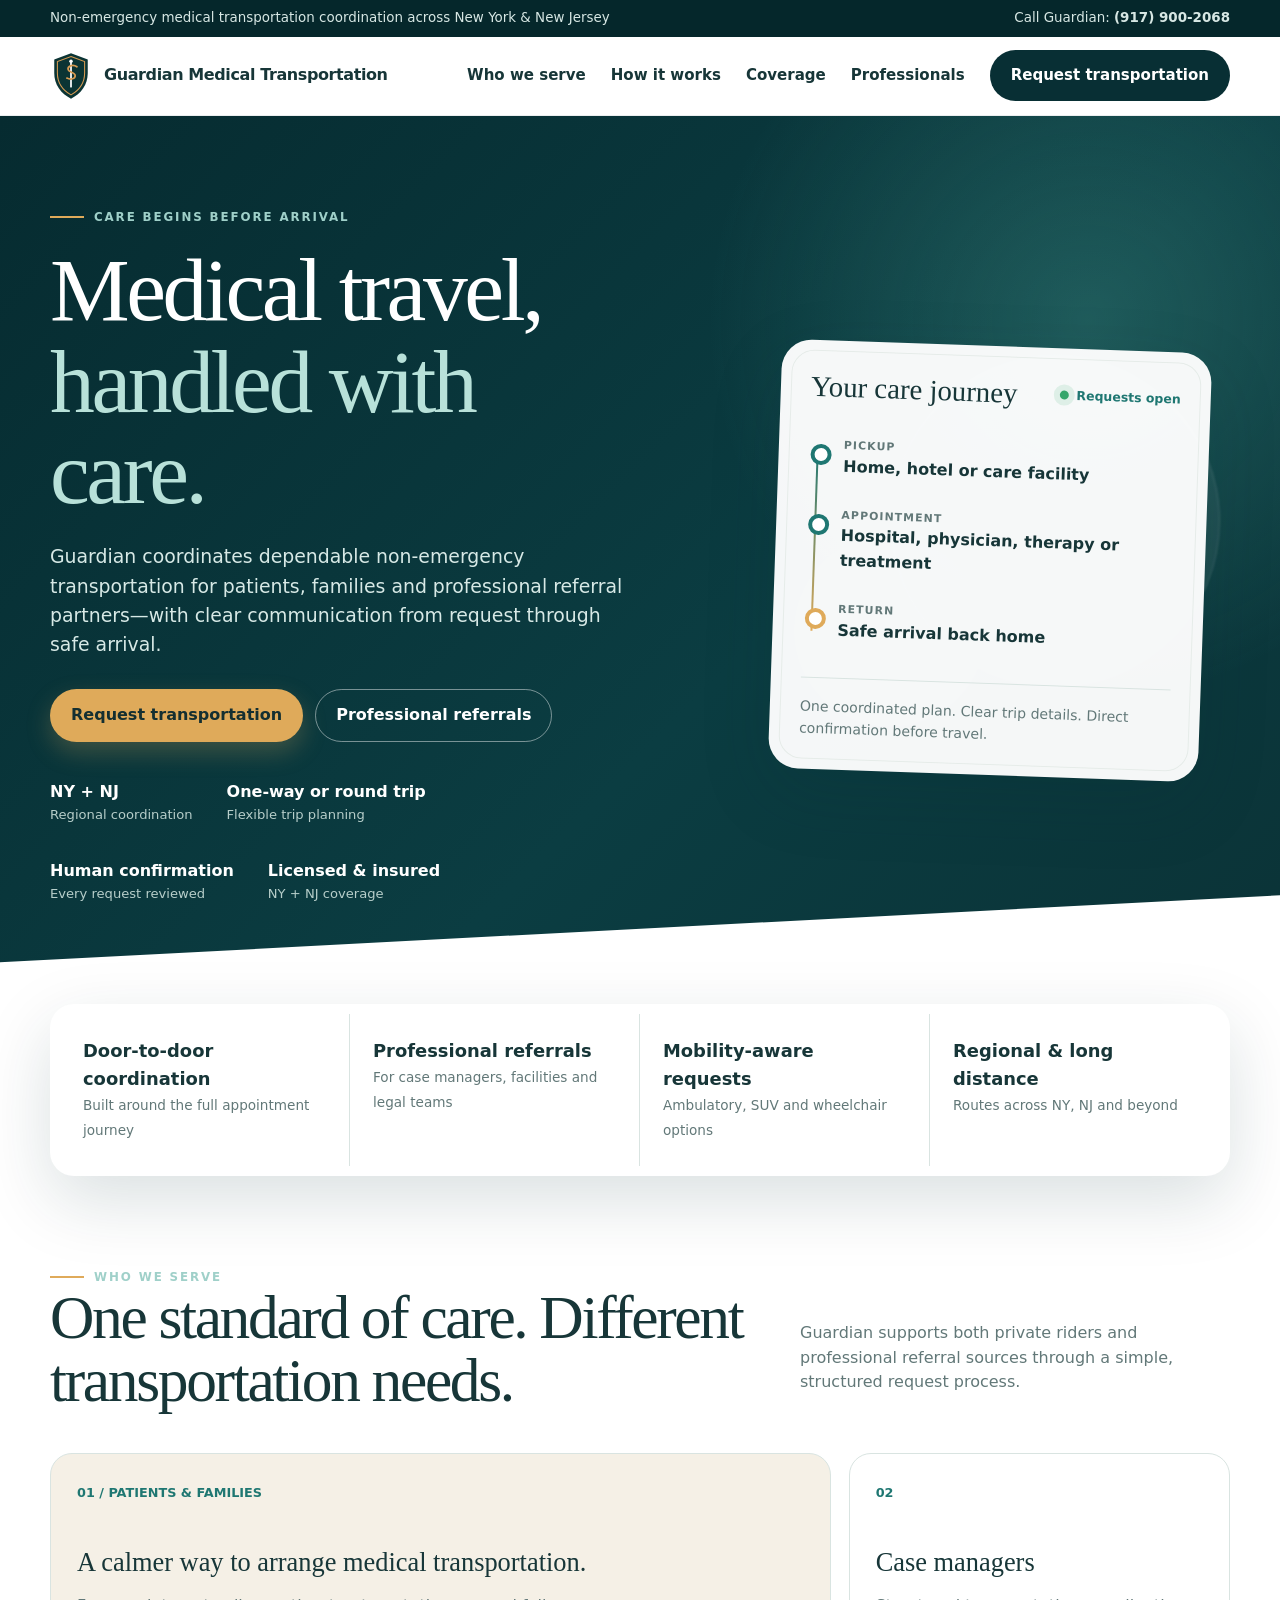
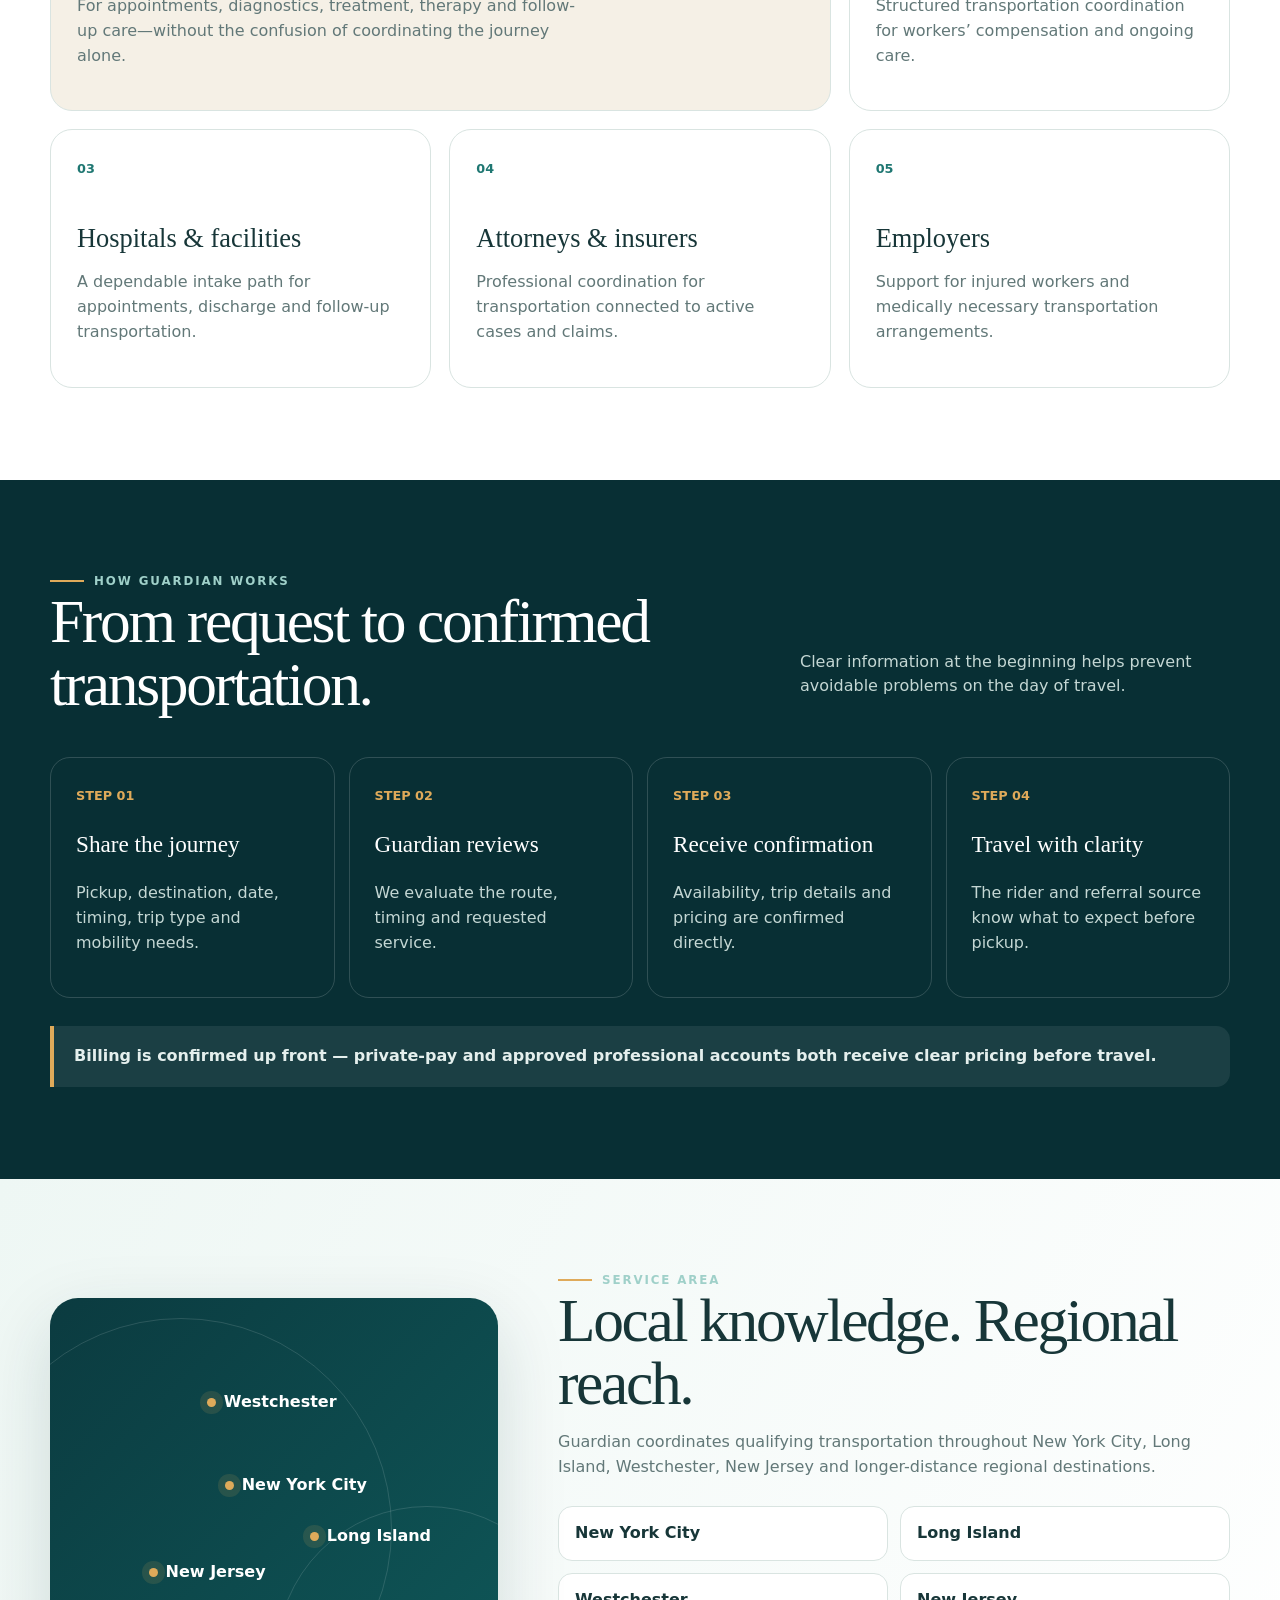
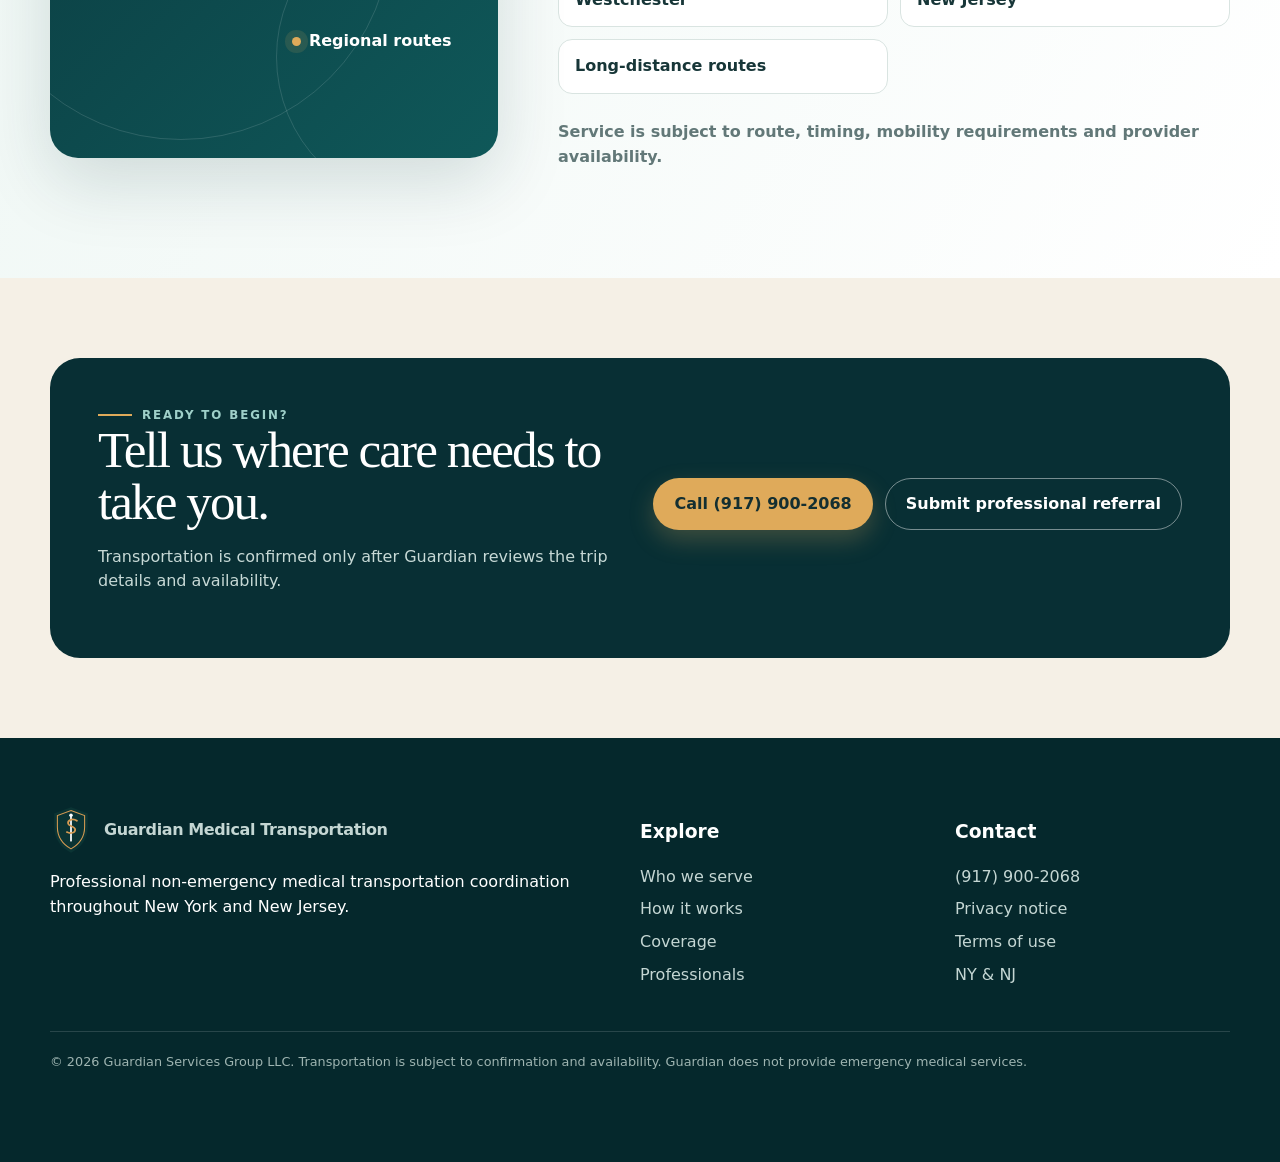
<file: index.html>
<!doctype html>
<html lang="en">
<head>
<meta charset="utf-8">
<meta name="viewport" content="width=device-width,initial-scale=1">
<title>Guardian Medical Transportation | New York & New Jersey</title>
<meta name="description" content="Professional non-emergency medical transportation coordination for patients, families, case managers, facilities, attorneys and insurers across New York and New Jersey.">
<meta name="theme-color" content="#082f34">
<link rel="icon" href="assets/guardian-mark.svg" type="image/svg+xml">
<style>
:root{--navy:#082f34;--navy2:#0d4248;--teal:#1f7772;--mint:#dff4ed;--sand:#f5f0e6;--gold:#dfaa5a;--ink:#173638;--muted:#627878;--line:#d9e4e1;--white:#fff;--shadow:0 24px 70px rgba(8,47,52,.15)}
*{box-sizing:border-box}html{scroll-behavior:smooth}body{margin:0;font-family:Inter,ui-sans-serif,system-ui,-apple-system,BlinkMacSystemFont,"Segoe UI",sans-serif;color:var(--ink);background:#fff;line-height:1.55}a{color:inherit}.container{width:min(1180px,calc(100% - 40px));margin:auto}.topbar{background:#05272b;color:#d7e7e4;font-size:.84rem}.topbar .container{display:flex;justify-content:space-between;padding:8px 0;gap:20px}.header{position:sticky;top:0;z-index:50;background:rgba(255,255,255,.94);backdrop-filter:blur(16px);border-bottom:1px solid rgba(8,47,52,.08)}.nav{height:78px;display:flex;align-items:center;justify-content:space-between;gap:24px}.brand{display:flex;align-items:center;gap:12px;text-decoration:none;font-weight:850;letter-spacing:-.025em}.brand-logo{width:42px;height:48px;object-fit:contain;flex:0 0 auto}.navlinks{display:flex;align-items:center;gap:25px}.navlinks a{text-decoration:none;font-weight:700;font-size:.94rem}.btn{display:inline-flex;align-items:center;justify-content:center;padding:13px 20px;border-radius:999px;text-decoration:none;font-weight:800;border:1px solid transparent;transition:.25s transform,.25s box-shadow}.btn:hover{transform:translateY(-2px)}.btn-gold{background:var(--gold);color:#142f31;box-shadow:0 10px 25px rgba(223,170,90,.25)}.btn-dark{background:var(--navy);color:#fff}.btn-ghost{border-color:rgba(255,255,255,.45);color:#fff}.menu{display:none;border:0;background:none;font-size:1.6rem}.hero{position:relative;overflow:hidden;background:radial-gradient(circle at 85% 22%,rgba(78,163,151,.3),transparent 29%),linear-gradient(135deg,#062b30 0%,#0b3d42 58%,#0b3236 100%);color:#fff}.hero:after{content:"";position:absolute;inset:auto -5% -180px;height:300px;background:#fff;transform:rotate(-3deg)}.hero-grid{position:relative;z-index:2;min-height:720px;padding:92px 0 145px;display:grid;grid-template-columns:1.05fr .95fr;align-items:center;gap:70px}.kicker{display:flex;align-items:center;gap:10px;text-transform:uppercase;letter-spacing:.16em;font-weight:850;font-size:.74rem;color:#9fd0c9}.kicker:before{content:"";width:34px;height:2px;background:var(--gold)}h1,h2{font-family:Georgia,"Times New Roman",serif;font-weight:500;line-height:1.02;letter-spacing:-.038em}.hero h1{font-size:clamp(3.8rem,7vw,7rem);margin:18px 0 24px;max-width:820px}.hero h1 em{font-style:normal;color:#b8e1d9}.lead{font-size:1.18rem;color:#d7e9e6;max-width:680px}.actions{display:flex;flex-wrap:wrap;gap:12px;margin:30px 0 38px}.proof{display:flex;flex-wrap:wrap;gap:34px}.proof div{display:grid}.proof strong{font-size:1rem}.proof span{font-size:.82rem;color:#b7ceca}.journey{position:relative;min-height:500px}.orb{position:absolute;border-radius:50%;filter:blur(1px)}.orb.one{width:330px;height:330px;right:10px;top:50px;background:rgba(255,255,255,.06);border:1px solid rgba(255,255,255,.12)}.orb.two{width:190px;height:190px;right:245px;top:230px;background:rgba(72,154,143,.14)}.route-card{position:absolute;right:25px;top:40px;width:min(430px,100%);background:rgba(255,255,255,.96);color:var(--ink);border-radius:30px;padding:30px;box-shadow:var(--shadow);transform:rotate(2deg)}.route-card:before{content:"";position:absolute;inset:10px;border:1px solid #e6ece9;border-radius:23px;pointer-events:none}.route-head{display:flex;justify-content:space-between;align-items:center;position:relative}.route-head h3{font:500 1.8rem Georgia;margin:0}.status{display:flex;align-items:center;gap:8px;font-size:.78rem;font-weight:800;color:var(--teal)}.status:before{content:"";width:9px;height:9px;background:#36a66b;border-radius:50%;box-shadow:0 0 0 6px rgba(54,166,107,.13)}.route-line{position:relative;margin:34px 0;padding-left:35px}.route-line:before{content:"";position:absolute;left:8px;top:12px;bottom:12px;width:2px;background:linear-gradient(var(--teal),var(--gold))}.stop{position:relative;margin:0 0 28px}.stop:last-child{margin-bottom:0}.stop:before{content:"";position:absolute;left:-33px;top:7px;width:13px;height:13px;border-radius:50%;background:#fff;border:4px solid var(--teal)}.stop:last-child:before{border-color:var(--gold)}.stop small{display:block;color:var(--muted);font-weight:750;text-transform:uppercase;letter-spacing:.1em;font-size:.68rem}.stop strong{font-size:1rem}.journey-note{margin-top:28px;border-top:1px solid var(--line);padding-top:18px;font-size:.88rem;color:var(--muted)}.section{padding:92px 0}.section-head{display:flex;justify-content:space-between;gap:50px;align-items:end;margin-bottom:42px}.section h2{font-size:clamp(2.6rem,4.8vw,4.8rem);margin:0;max-width:800px}.section-head p{max-width:430px;color:var(--muted)}.trust{margin-top:-45px;position:relative;z-index:5}.trust-grid{background:#fff;border-radius:24px;box-shadow:var(--shadow);display:grid;grid-template-columns:repeat(4,1fr);padding:10px}.trust-item{padding:23px;border-right:1px solid var(--line)}.trust-item:last-child{border:0}.trust-item strong{display:block;font-size:1.12rem}.trust-item span{color:var(--muted);font-size:.85rem}.serve-grid{display:grid;grid-template-columns:repeat(12,1fr);gap:18px}.serve-card{grid-column:span 4;border:1px solid var(--line);border-radius:22px;padding:26px;min-height:245px;position:relative;overflow:hidden;background:#fff;transition:.25s}.serve-card:hover{transform:translateY(-5px);box-shadow:0 18px 45px rgba(8,47,52,.1)}.serve-card.featured{grid-column:span 8;background:var(--sand)}.num{font-weight:900;color:var(--teal);font-size:.8rem}.serve-card h3{font:500 1.65rem Georgia;margin:42px 0 10px}.serve-card p{color:var(--muted);max-width:500px}.process{background:var(--navy);color:#fff}.process .section-head p{color:#c4d7d4}.steps{display:grid;grid-template-columns:repeat(4,1fr);gap:14px}.step{border:1px solid rgba(255,255,255,.16);border-radius:20px;padding:25px;min-height:230px}.step b{color:var(--gold);font-size:.8rem}.step h3{font:500 1.45rem Georgia}.step p{color:#c4d7d4}.billing-note{margin:28px 0 0;padding:18px 20px;border-left:4px solid var(--gold);background:rgba(255,255,255,.08);border-radius:0 14px 14px 0;color:#e4efed;font-weight:650}.coverage{background:linear-gradient(120deg,#eef7f4,#fff)}.coverage-grid{display:grid;grid-template-columns:.8fr 1.2fr;gap:60px;align-items:center}.map{min-height:460px;border-radius:28px;background:linear-gradient(135deg,#0b3b40,#0f5859);position:relative;overflow:hidden;box-shadow:var(--shadow)}.map:before,.map:after{content:"";position:absolute;border-radius:50%;border:1px solid rgba(255,255,255,.13)}.map:before{width:420px;height:420px;left:-80px;top:20px}.map:after{width:300px;height:300px;right:-80px;bottom:-50px}.city{position:absolute;color:white;font-weight:800}.city:before{content:"";display:inline-block;width:9px;height:9px;border-radius:50%;background:var(--gold);margin-right:8px;box-shadow:0 0 0 7px rgba(223,170,90,.13)}.nyc{left:39%;top:38%}.li{left:58%;top:49%}.west{left:35%;top:20%}.nj{left:22%;top:57%}.regional{left:54%;top:72%}.coverage-copy p{color:var(--muted)}.coverage-list{display:grid;grid-template-columns:1fr 1fr;gap:12px;margin:26px 0}.coverage-list span{padding:14px 16px;border:1px solid var(--line);border-radius:14px;background:#fff;font-weight:750}.cta{padding:80px 0;background:var(--sand)}.cta-card{background:var(--navy);color:#fff;border-radius:30px;padding:48px;display:grid;grid-template-columns:1fr auto;gap:30px;align-items:center}.cta-card h2{font-size:clamp(2.4rem,4vw,4rem);margin:0}.cta-card p{color:#c7d9d6}.footer{background:#05282c;color:#fff;padding:60px 0 90px}.footer-grid{display:grid;grid-template-columns:2fr 1fr 1fr;gap:40px}.footer a,.footer span{display:block;text-decoration:none;color:#c4d6d3;margin:8px 0}.footer .brand{display:flex}.legal{margin-top:35px;border-top:1px solid rgba(255,255,255,.14);padding-top:20px;color:#9eb4b1;font-size:.8rem}.mobilebar{display:none}.reveal{opacity:0;transform:translateY(20px);transition:.7s}.reveal.visible{opacity:1;transform:none}
@media(max-width:900px){.navlinks{display:none;position:absolute;top:78px;left:0;right:0;background:#fff;padding:22px;flex-direction:column;align-items:flex-start}.navlinks.open{display:flex}.menu{display:block}.hero-grid,.coverage-grid{grid-template-columns:1fr}.journey{min-height:440px}.route-card{left:0;right:auto}.trust-grid{grid-template-columns:1fr 1fr}.trust-item:nth-child(2){border-right:0}.trust-item:nth-child(-n+2){border-bottom:1px solid var(--line)}.serve-card,.serve-card.featured{grid-column:span 6}.steps{grid-template-columns:1fr 1fr}.cta-card{grid-template-columns:1fr}.footer-grid{grid-template-columns:1fr 1fr}.footer-grid>div:first-child{grid-column:1/-1}}
@media(max-width:650px){.container{width:min(100% - 28px,1180px)}.topbar .container{display:block;text-align:center}.topbar span:last-child{display:none}.hero-grid{min-height:auto;padding:70px 0 120px}.hero h1{font-size:3.45rem}.journey{min-height:410px}.route-card{width:100%;padding:24px}.trust-grid,.steps,.coverage-list{grid-template-columns:1fr}.trust-item{border-right:0;border-bottom:1px solid var(--line)}.serve-card,.serve-card.featured{grid-column:1/-1}.section{padding:68px 0}.section-head{display:block}.footer-grid{grid-template-columns:1fr}.footer-grid>div:first-child{grid-column:auto}.mobilebar{position:fixed;display:grid;grid-template-columns:1fr 1fr;gap:8px;left:0;right:0;bottom:0;background:white;padding:10px;z-index:80;box-shadow:0 -8px 30px rgba(0,0,0,.13)}body{padding-bottom:72px}}
</style>
</head>
<body>
<div class="topbar"><div class="container"><span>Non-emergency medical transportation coordination across New York &amp; New Jersey</span><span>Call Guardian: <strong>(917) 900-2068</strong></span></div></div>
<header class="header"><div class="container nav"><a class="brand" href="index.html"><img class="brand-logo" src="assets/guardian-mark.svg" alt="Guardian shield logo"><span>Guardian Medical Transportation</span></a><button class="menu" aria-label="Open navigation">☰</button><nav class="navlinks"><a href="#services">Who we serve</a><a href="#process">How it works</a><a href="#coverage">Coverage</a><a href="professionals.html">Professionals</a><a class="btn btn-dark" href="#request">Request transportation</a></nav></div></header>
<main>
<section class="hero"><div class="container hero-grid"><div><div class="kicker">Care begins before arrival</div><h1>Medical travel,<br><em>handled with care.</em></h1><p class="lead">Guardian coordinates dependable non-emergency transportation for patients, families and professional referral partners—with clear communication from request through safe arrival.</p><div class="actions"><a class="btn btn-gold" href="#request">Request transportation</a><a class="btn btn-ghost" href="professionals.html">Professional referrals</a></div><div class="proof"><div><strong>NY + NJ</strong><span>Regional coordination</span></div><div><strong>One-way or round trip</strong><span>Flexible trip planning</span></div><div><strong>Human confirmation</strong><span>Every request reviewed</span></div><div><strong>Licensed &amp; insured</strong><span>NY + NJ coverage</span></div></div></div><div class="journey"><div class="orb one"></div><div class="orb two"></div><aside class="route-card"><div class="route-head"><h3>Your care journey</h3><span class="status">Requests open</span></div><div class="route-line"><div class="stop"><small>Pickup</small><strong>Home, hotel or care facility</strong></div><div class="stop"><small>Appointment</small><strong>Hospital, physician, therapy or treatment</strong></div><div class="stop"><small>Return</small><strong>Safe arrival back home</strong></div></div><div class="journey-note">One coordinated plan. Clear trip details. Direct confirmation before travel.</div></aside></div></div></section>
<section class="trust"><div class="container trust-grid"><div class="trust-item"><strong>Door-to-door coordination</strong><span>Built around the full appointment journey</span></div><div class="trust-item"><strong>Professional referrals</strong><span>For case managers, facilities and legal teams</span></div><div class="trust-item"><strong>Mobility-aware requests</strong><span>Ambulatory, SUV and wheelchair options</span></div><div class="trust-item"><strong>Regional &amp; long distance</strong><span>Routes across NY, NJ and beyond</span></div></div></section>
<section class="section" id="services"><div class="container"><div class="section-head reveal"><div><div class="kicker">Who we serve</div><h2>One standard of care. Different transportation needs.</h2></div><p>Guardian supports both private riders and professional referral sources through a simple, structured request process.</p></div><div class="serve-grid"><article class="serve-card featured reveal"><span class="num">01 / PATIENTS &amp; FAMILIES</span><h3>A calmer way to arrange medical transportation.</h3><p>For appointments, diagnostics, treatment, therapy and follow-up care—without the confusion of coordinating the journey alone.</p></article><article class="serve-card reveal"><span class="num">02</span><h3>Case managers</h3><p>Structured transportation coordination for workers’ compensation and ongoing care.</p></article><article class="serve-card reveal"><span class="num">03</span><h3>Hospitals &amp; facilities</h3><p>A dependable intake path for appointments, discharge and follow-up transportation.</p></article><article class="serve-card reveal"><span class="num">04</span><h3>Attorneys &amp; insurers</h3><p>Professional coordination for transportation connected to active cases and claims.</p></article><article class="serve-card reveal"><span class="num">05</span><h3>Employers</h3><p>Support for injured workers and medically necessary transportation arrangements.</p></article></div></div></section>
<section class="section process" id="process"><div class="container"><div class="section-head reveal"><div><div class="kicker">How Guardian works</div><h2>From request to confirmed transportation.</h2></div><p>Clear information at the beginning helps prevent avoidable problems on the day of travel.</p></div><div class="steps"><article class="step reveal"><b>STEP 01</b><h3>Share the journey</h3><p>Pickup, destination, date, timing, trip type and mobility needs.</p></article><article class="step reveal"><b>STEP 02</b><h3>Guardian reviews</h3><p>We evaluate the route, timing and requested service.</p></article><article class="step reveal"><b>STEP 03</b><h3>Receive confirmation</h3><p>Availability, trip details and pricing are confirmed directly.</p></article><article class="step reveal"><b>STEP 04</b><h3>Travel with clarity</h3><p>The rider and referral source know what to expect before pickup.</p></article></div><p class="billing-note reveal">Billing is confirmed up front — private-pay and approved professional accounts both receive clear pricing before travel.</p></div></section>
<section class="section coverage" id="coverage"><div class="container coverage-grid"><div class="map reveal"><span class="city west">Westchester</span><span class="city nyc">New York City</span><span class="city li">Long Island</span><span class="city nj">New Jersey</span><span class="city regional">Regional routes</span></div><div class="coverage-copy reveal"><div class="kicker">Service area</div><h2>Local knowledge. Regional reach.</h2><p>Guardian coordinates qualifying transportation throughout New York City, Long Island, Westchester, New Jersey and longer-distance regional destinations.</p><div class="coverage-list"><span>New York City</span><span>Long Island</span><span>Westchester</span><span>New Jersey</span><span>Long-distance routes</span></div><p><strong>Service is subject to route, timing, mobility requirements and provider availability.</strong></p></div></div></section>
<section class="cta" id="request"><div class="container"><div class="cta-card reveal"><div><div class="kicker">Ready to begin?</div><h2>Tell us where care needs to take you.</h2><p>Transportation is confirmed only after Guardian reviews the trip details and availability.</p></div><div class="actions"><a class="btn btn-gold" href="tel:9179002068">Call (917) 900-2068</a><a class="btn btn-ghost" href="professionals.html">Submit professional referral</a></div></div></div></section>
</main>
<footer class="footer"><div class="container"><div class="footer-grid"><div><a class="brand" href="index.html"><img class="brand-logo" src="assets/guardian-mark.svg" alt="Guardian shield logo"><span>Guardian Medical Transportation</span></a><p>Professional non-emergency medical transportation coordination throughout New York and New Jersey.</p></div><div><h3>Explore</h3><a href="#services">Who we serve</a><a href="#process">How it works</a><a href="#coverage">Coverage</a><a href="professionals.html">Professionals</a></div><div><h3>Contact</h3><a href="tel:9179002068">(917) 900-2068</a><a href="privacy.html">Privacy notice</a><a href="terms.html">Terms of use</a><span>NY &amp; NJ</span></div></div><div class="legal">© 2026 Guardian Services Group LLC. Transportation is subject to confirmation and availability. Guardian does not provide emergency medical services.</div></div></footer>
<div class="mobilebar"><a class="btn btn-dark" href="tel:9179002068">Call now</a><a class="btn btn-gold" href="#request">Request ride</a></div>
<script>const menu=document.querySelector('.menu'),nav=document.querySelector('.navlinks');menu.addEventListener('click',()=>nav.classList.toggle('open'));const io=new IntersectionObserver(entries=>entries.forEach(e=>{if(e.isIntersecting)e.target.classList.add('visible')}),{threshold:.12});document.querySelectorAll('.reveal').forEach(el=>io.observe(el));</script>
</body>
</html>
</file>
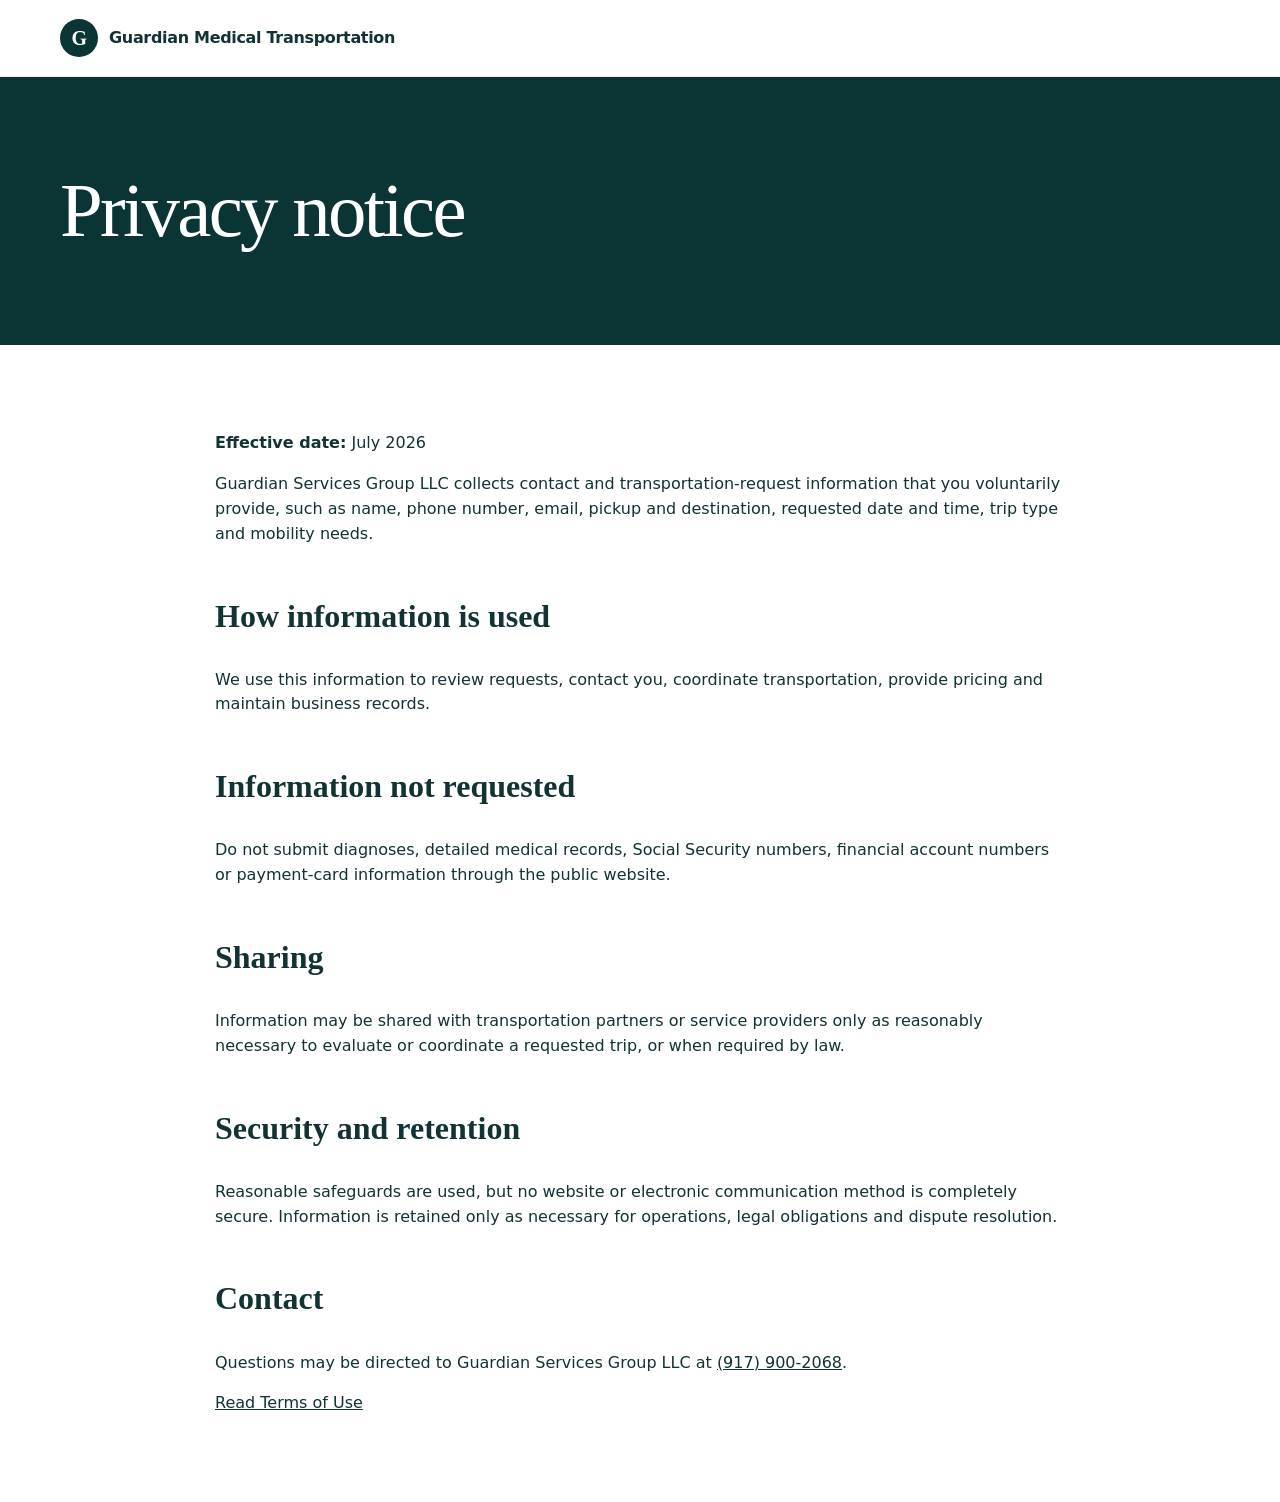
<file: privacy.html>
<!doctype html><html lang="en"><head><meta charset="utf-8"><meta name="viewport" content="width=device-width,initial-scale=1"><title>Privacy Notice | Guardian Services Group LLC</title><link rel="stylesheet" href="assets/site.css"></head><body><header class="site-header"><div class="container nav"><a class="brand" href="index.html"><span class="brand-mark">G</span><span>Guardian Medical Transportation</span></a></div></header><main><section class="page-hero"><div class="container"><h1>Privacy notice</h1></div></section><section class="content"><div class="container prose"><p><strong>Effective date:</strong> July 2026</p><p>Guardian Services Group LLC collects contact and transportation-request information that you voluntarily provide, such as name, phone number, email, pickup and destination, requested date and time, trip type and mobility needs.</p><h2>How information is used</h2><p>We use this information to review requests, contact you, coordinate transportation, provide pricing and maintain business records.</p><h2>Information not requested</h2><p>Do not submit diagnoses, detailed medical records, Social Security numbers, financial account numbers or payment-card information through the public website.</p><h2>Sharing</h2><p>Information may be shared with transportation partners or service providers only as reasonably necessary to evaluate or coordinate a requested trip, or when required by law.</p><h2>Security and retention</h2><p>Reasonable safeguards are used, but no website or electronic communication method is completely secure. Information is retained only as necessary for operations, legal obligations and dispute resolution.</p><h2>Contact</h2><p>Questions may be directed to Guardian Services Group LLC at <a href="tel:9179002068">(917) 900-2068</a>.</p><p><a href="terms.html">Read Terms of Use</a></p></div></section></main></body></html>
</file>
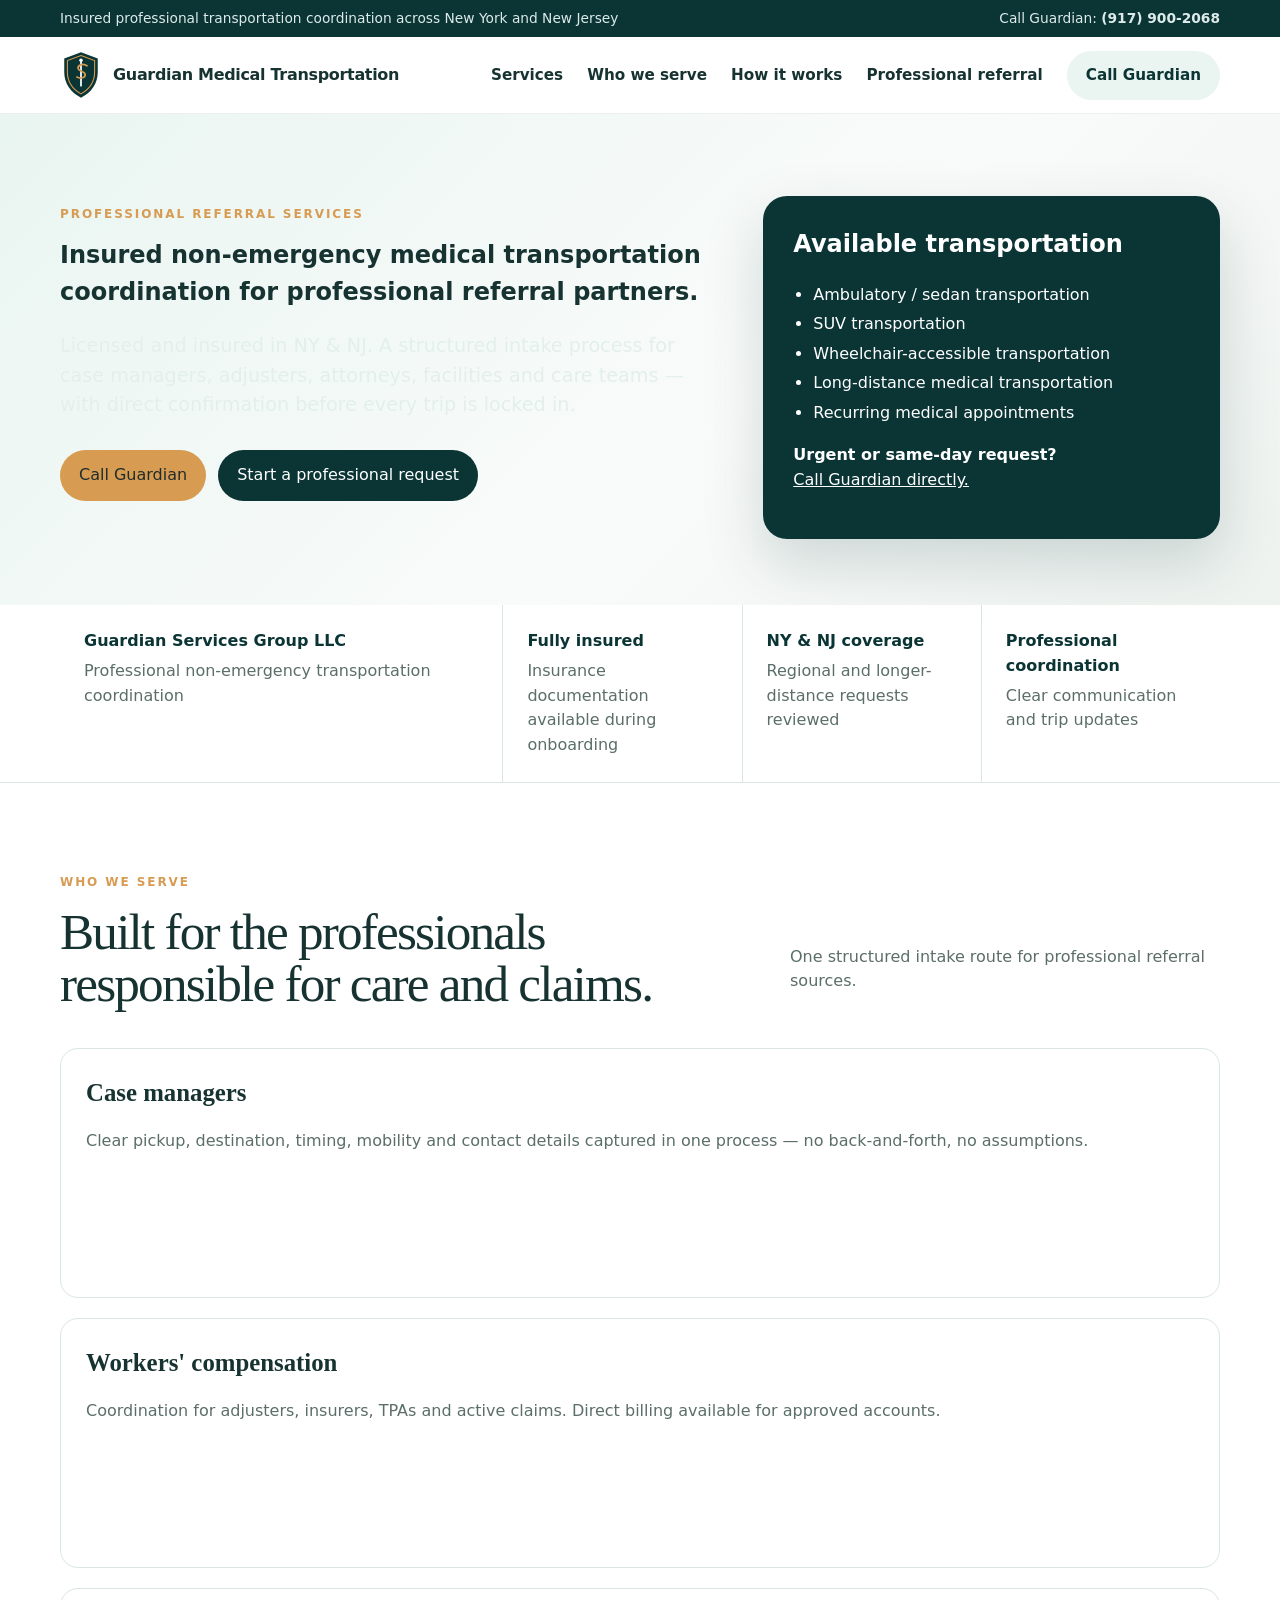
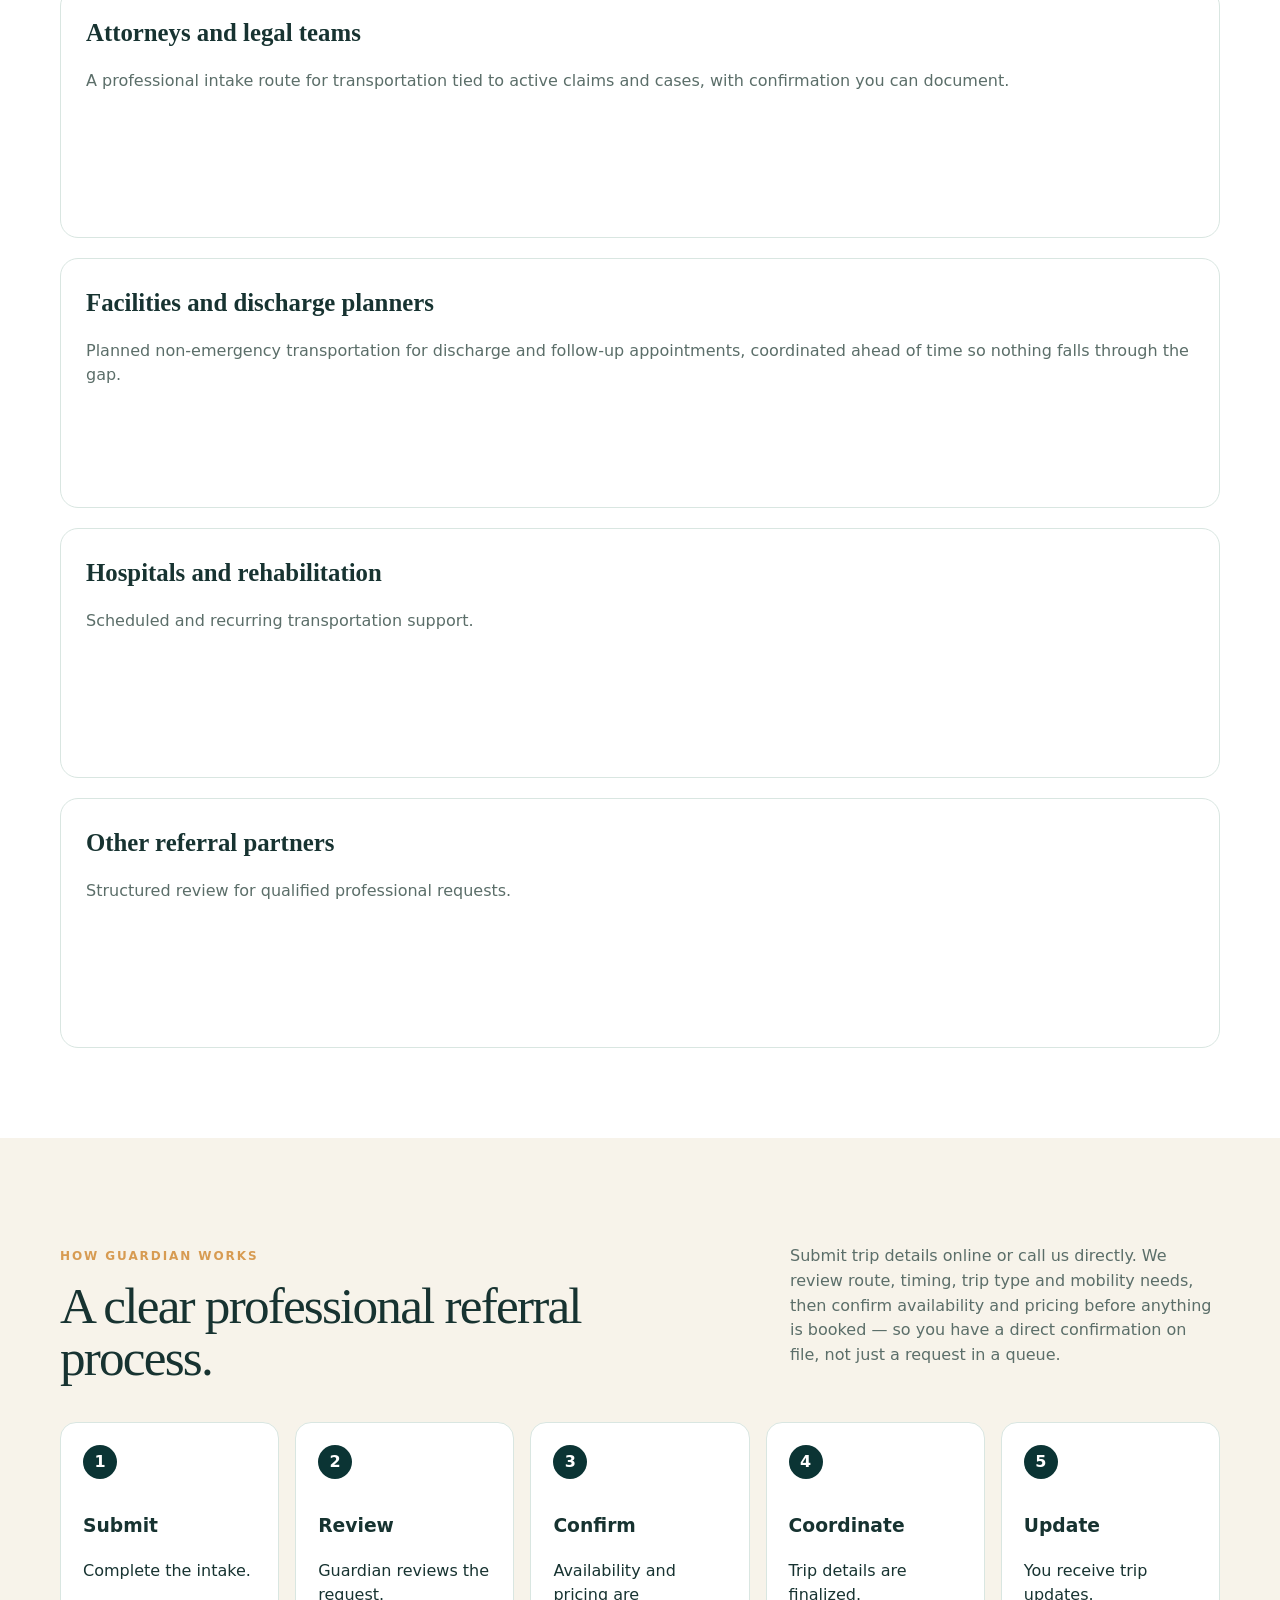
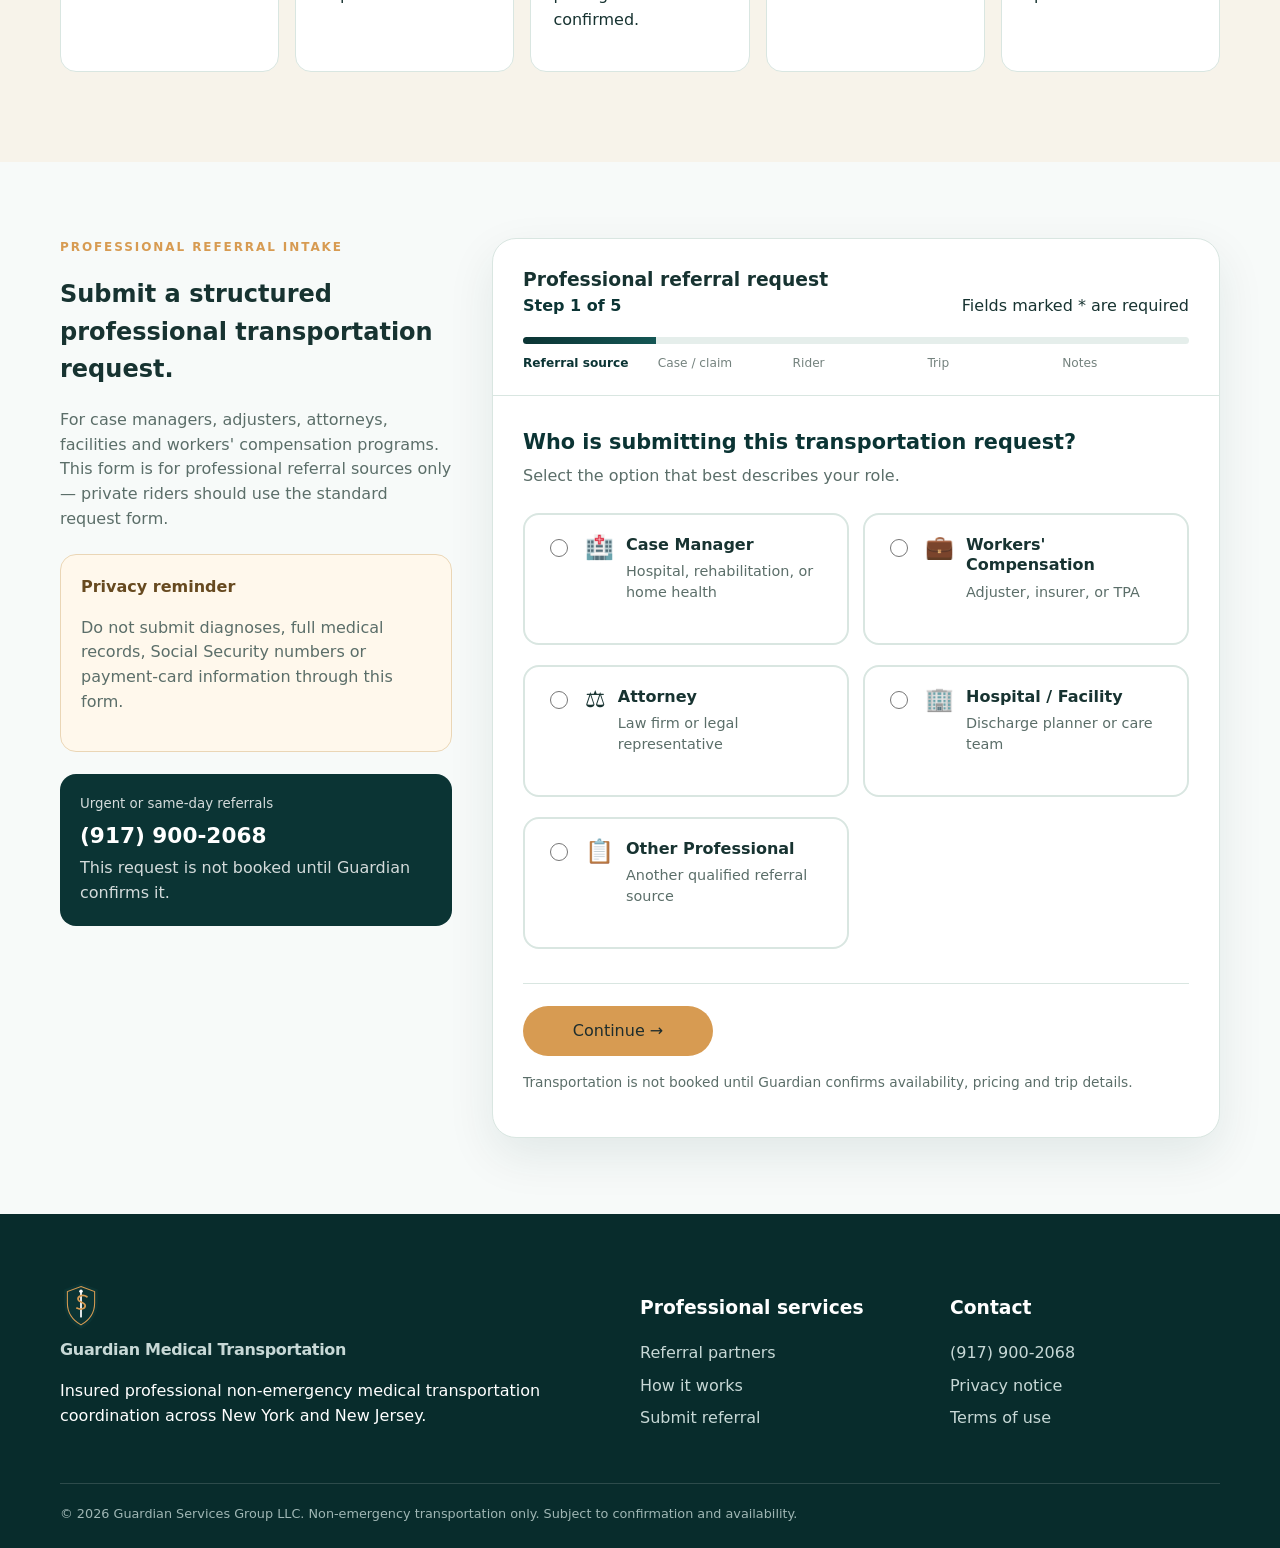
<file: professionals.html>
<!doctype html>
<html lang="en">
<head>
<meta charset="utf-8">
<meta name="viewport" content="width=device-width,initial-scale=1">
<title>Professional Medical Transportation Referrals | Guardian</title>
<meta name="description" content="Professional non-emergency medical transportation referrals for case managers, adjusters, attorneys, insurers and facilities across New York and New Jersey.">
<meta name="theme-color" content="#0b3434">
<link rel="icon" href="assets/guardian-mark.svg" type="image/svg+xml">
<link rel="stylesheet" href="assets/site.css">
<style>
:root{--green:#0b3434;--green2:#145654;--mint:#eaf5f1;--line:#d9e6e1;--gold:#b88b44;--ink:#173331;--muted:#5b6e69;--danger:#8b2f2f}
.pro-hero{padding:82px 0 66px;background:linear-gradient(135deg,#e9f5f1 0%,#f9fbfa 58%,#edf2ef 100%)}
.pro-hero-grid{display:grid;grid-template-columns:1.18fr .82fr;gap:46px;align-items:center}.pro-hero h1{max-width:820px;margin:12px 0 18px}.pro-hero-card{background:var(--green);color:#fff;border-radius:24px;padding:30px;box-shadow:0 24px 60px rgba(11,52,52,.17)}.pro-hero-card h2{color:#fff;margin:0 0 14px}.pro-hero-card ul{padding-left:20px;line-height:1.85}.pro-hero-card a{color:#fff}
.credential-band{background:#fff;border-bottom:1px solid var(--line)}.credential-grid{display:grid;grid-template-columns:1.3fr repeat(3,.7fr);gap:1px;background:var(--line)}.credential-item{background:#fff;padding:24px}.credential-item strong{display:block;color:var(--green);margin-bottom:5px}.credential-item span{color:var(--muted)}
.services-grid{display:grid;grid-template-columns:repeat(3,1fr);gap:20px}.service-card{padding:25px;border:1px solid var(--line);border-radius:18px;background:#fff}.service-card h3{margin-top:0}.process-grid{display:grid;grid-template-columns:repeat(5,1fr);gap:16px}.process-step{padding:22px;border-radius:16px;background:#fff;border:1px solid var(--line)}.process-number{display:inline-grid;place-items:center;width:34px;height:34px;border-radius:50%;background:var(--green);color:#fff;font-weight:800;margin-bottom:13px}
.referral-section{padding:76px 0;background:#f7faf9}.referral-layout{display:grid;grid-template-columns:.7fr 1.3fr;gap:40px;align-items:start}.referral-copy{position:sticky;top:100px}.referral-copy p{color:var(--muted)}.privacy-card,.contact-card{margin-top:22px;padding:20px;border-radius:16px}.privacy-card{background:#fff8ec;border:1px solid #ead6b6}.privacy-card strong{color:#674a20}.contact-card{background:var(--green);color:#fff}.contact-card small,.contact-card span{display:block;opacity:.82}.contact-card strong{display:block;font-size:1.35rem;margin:4px 0}.contact-card a{color:#fff;text-decoration:none}
.intake-card{background:#fff;border:1px solid var(--line);border-radius:24px;box-shadow:0 18px 48px rgba(11,52,52,.09);overflow:hidden}.wizard-head{padding:26px 30px 22px;border-bottom:1px solid var(--line)}.wizard-head-row{display:flex;justify-content:space-between;gap:20px;align-items:end}.wizard-head h3{margin:0}.step-count{font-weight:700;color:var(--green)}.progress-track{height:7px;background:#e5eeeb;border-radius:99px;margin-top:18px;overflow:hidden}.progress-bar{height:100%;width:20%;background:linear-gradient(90deg,var(--green),var(--green2));transition:width .25s}.step-labels{display:grid;grid-template-columns:repeat(5,1fr);gap:8px;margin-top:10px;font-size:.76rem;color:#74827e}.step-labels span.active{color:var(--green);font-weight:700}
.referral-form{padding:30px}.form-step{display:none}.form-step.active{display:block}.form-step h4{margin:0 0 6px;font-size:1.3rem;color:var(--green)}.step-intro{margin:0 0 24px;color:var(--muted)}.field-grid{display:grid;grid-template-columns:1fr 1fr;gap:18px}.field{display:flex;flex-direction:column;gap:7px}.field.full{grid-column:1/-1}.field label{font-weight:700;color:var(--ink)}.field input,.field select,.field textarea{width:100%;box-sizing:border-box;border:1px solid #cbdad5;border-radius:11px;padding:13px 14px;font:inherit;background:#fff;color:var(--ink)}.field input:focus,.field select:focus,.field textarea:focus{outline:3px solid rgba(20,86,84,.12);border-color:var(--green2)}.field textarea{min-height:126px;resize:vertical}.field small{color:var(--muted)}
.choice-grid{display:grid;grid-template-columns:repeat(2,minmax(0,1fr));gap:14px}.choice{position:relative;display:grid;grid-template-columns:auto 1fr;gap:14px;align-items:start;min-height:132px;padding:20px;border:2px solid var(--line);border-radius:16px;cursor:pointer;background:#fff;transition:border-color .2s,background .2s,box-shadow .2s,transform .2s;box-sizing:border-box}.choice:hover{border-color:#9ebfb5;background:#fbfdfc;transform:translateY(-2px);box-shadow:0 10px 22px rgba(11,52,52,.08)}.choice:focus-within{outline:3px solid rgba(20,86,84,.15);outline-offset:2px}.choice input{margin-top:4px;accent-color:var(--green2);width:18px;height:18px}.choice-body{display:flex;gap:12px;align-items:flex-start;min-width:0}.choice-icon{font-size:1.45rem;line-height:1;flex:0 0 auto}.choice-text{min-width:0}.choice-title{display:block;font-weight:750;font-size:1rem;color:var(--ink);line-height:1.3;white-space:normal;overflow-wrap:anywhere}.choice-description{display:block;margin-top:6px;font-size:.9rem;line-height:1.45;color:var(--muted);font-weight:400;white-space:normal;overflow-wrap:anywhere}.choice:has(input:checked){border-color:var(--green2);background:#f1f8f5;box-shadow:0 12px 26px rgba(11,52,52,.11)}
.recurring-extra{display:none}.recurring-extra.active{display:flex}.privacy-repeat{margin-top:18px;padding:15px 17px;background:#fff8ec;border-left:4px solid var(--gold);border-radius:0 10px 10px 0;color:#674a20}.wizard-actions{display:flex;justify-content:space-between;gap:14px;margin-top:28px;padding-top:22px;border-top:1px solid var(--line)}.wizard-actions .button[hidden]{display:none}.wizard-actions #nextButton{min-width:190px}.button-secondary{background:#eef4f2;color:var(--green);border:1px solid #cbdad5}.form-error{display:none;margin-top:16px;color:var(--danger);font-weight:650}.form-error.active{display:block}.submission-note{font-size:.86rem;color:var(--muted);margin-top:16px}.honeypot{position:absolute;left:-9999px;opacity:0;pointer-events:none}.brand-logo{width:42px;height:48px;object-fit:contain;flex:0 0 auto}
@media(max-width:900px){.pro-hero-grid,.referral-layout{grid-template-columns:1fr}.credential-grid{grid-template-columns:1fr 1fr}.referral-copy{position:static}.services-grid{grid-template-columns:1fr 1fr}.process-grid{grid-template-columns:1fr 1fr}.step-labels{display:none}}
@media(max-width:600px){.pro-hero{padding:54px 0}.credential-grid,.services-grid,.process-grid,.field-grid,.choice-grid{grid-template-columns:1fr}.field.full{grid-column:auto}.wizard-head,.referral-form{padding:22px}.wizard-head-row{align-items:start;flex-direction:column;gap:6px}.referral-section{padding:52px 0}.choice{min-height:118px;padding:18px}.wizard-actions{flex-direction:column-reverse}.wizard-actions .button{width:100%}}
</style>
</head>
<body>
<a class="skip" href="#main">Skip to content</a>
<div class="topbar"><div class="container"><span>Insured professional transportation coordination across New York and New Jersey</span><span>Call Guardian: <strong>(917) 900-2068</strong></span></div></div>
<header class="site-header"><div class="container nav"><a class="brand" href="index.html"><img class="brand-logo" src="assets/guardian-mark.svg" alt="Guardian shield logo"><span>Guardian Medical Transportation</span></a><button class="menu-button" aria-label="Open navigation" aria-expanded="false">☰</button><nav class="nav-links"><a href="index.html#services">Services</a><a href="#professionals">Who we serve</a><a href="#process">How it works</a><a href="#referral">Professional referral</a><a class="button button-light" href="tel:9179002068">Call Guardian</a></nav></div></header>
<main id="main">
<section class="pro-hero"><div class="container pro-hero-grid"><div><div class="eyebrow">Professional Referral Services</div><h1>Insured non-emergency medical transportation coordination for professional referral partners.</h1><p class="hero-lead">Licensed and insured in NY &amp; NJ. A structured intake process for case managers, adjusters, attorneys, facilities and care teams — with direct confirmation before every trip is locked in.</p><div class="hero-actions"><a class="button button-primary" href="tel:9179002068">Call Guardian</a><a class="button button-dark" href="#referral">Start a professional request</a></div></div><aside class="pro-hero-card"><h2>Available transportation</h2><ul><li>Ambulatory / sedan transportation</li><li>SUV transportation</li><li>Wheelchair-accessible transportation</li><li>Long-distance medical transportation</li><li>Recurring medical appointments</li></ul><p><strong>Urgent or same-day request?</strong><br><a href="tel:9179002068">Call Guardian directly.</a></p></aside></div></section>
<section class="credential-band"><div class="container credential-grid"><div class="credential-item"><strong>Guardian Services Group LLC</strong><span>Professional non-emergency transportation coordination</span></div><div class="credential-item"><strong>Fully insured</strong><span>Insurance documentation available during onboarding</span></div><div class="credential-item"><strong>NY &amp; NJ coverage</strong><span>Regional and longer-distance requests reviewed</span></div><div class="credential-item"><strong>Professional coordination</strong><span>Clear communication and trip updates</span></div></div></section>
<section class="section" id="professionals"><div class="container"><div class="section-head"><div><div class="eyebrow">Who we serve</div><h2>Built for the professionals responsible for care and claims.</h2></div><p>One structured intake route for professional referral sources.</p></div><div class="services-grid"><article class="service-card"><h3>Case managers</h3><p>Clear pickup, destination, timing, mobility and contact details captured in one process — no back-and-forth, no assumptions.</p></article><article class="service-card"><h3>Workers' compensation</h3><p>Coordination for adjusters, insurers, TPAs and active claims. Direct billing available for approved accounts.</p></article><article class="service-card"><h3>Attorneys and legal teams</h3><p>A professional intake route for transportation tied to active claims and cases, with confirmation you can document.</p></article><article class="service-card"><h3>Facilities and discharge planners</h3><p>Planned non-emergency transportation for discharge and follow-up appointments, coordinated ahead of time so nothing falls through the gap.</p></article><article class="service-card"><h3>Hospitals and rehabilitation</h3><p>Scheduled and recurring transportation support.</p></article><article class="service-card"><h3>Other referral partners</h3><p>Structured review for qualified professional requests.</p></article></div></div></section>
<section class="section standard" id="process"><div class="container"><div class="section-head"><div><div class="eyebrow">How Guardian works</div><h2>A clear professional referral process.</h2></div><p>Submit trip details online or call us directly. We review route, timing, trip type and mobility needs, then confirm availability and pricing before anything is booked — so you have a direct confirmation on file, not just a request in a queue.</p></div><div class="process-grid"><div class="process-step"><span class="process-number">1</span><h3>Submit</h3><p>Complete the intake.</p></div><div class="process-step"><span class="process-number">2</span><h3>Review</h3><p>Guardian reviews the request.</p></div><div class="process-step"><span class="process-number">3</span><h3>Confirm</h3><p>Availability and pricing are confirmed.</p></div><div class="process-step"><span class="process-number">4</span><h3>Coordinate</h3><p>Trip details are finalized.</p></div><div class="process-step"><span class="process-number">5</span><h3>Update</h3><p>You receive trip updates.</p></div></div></div></section>
<section class="referral-section" id="referral"><div class="container referral-layout"><div class="referral-copy"><div class="eyebrow">Professional Referral Intake</div><h2>Submit a structured professional transportation request.</h2><p>For case managers, adjusters, attorneys, facilities and workers' compensation programs. This form is for professional referral sources only — private riders should use the standard request form.</p><div class="privacy-card"><strong>Privacy reminder</strong><p>Do not submit diagnoses, full medical records, Social Security numbers or payment-card information through this form.</p></div><div class="contact-card"><small>Urgent or same-day referrals</small><strong><a href="tel:9179002068">(917) 900-2068</a></strong><span>This request is not booked until Guardian confirms it.</span></div></div>
<div class="intake-card"><div class="wizard-head" id="wizardHead"><div class="wizard-head-row"><div><h3>Professional referral request</h3><span class="step-count" id="stepCount">Step 1 of 5</span></div><span>Fields marked * are required</span></div><div class="progress-track"><div class="progress-bar" id="progressBar"></div></div><div class="step-labels" id="stepLabels"><span class="active">Referral source</span><span>Case / claim</span><span>Rider</span><span>Trip</span><span>Notes</span></div></div>
<form class="referral-form" id="professionalReferral" action="https://formsubmit.co/Tulchinskyvlad@gmail.com" method="POST" novalidate>
<input type="hidden" name="_subject" value="New Guardian Professional Referral">
<input type="hidden" name="_template" value="table">
<input type="hidden" name="_captcha" value="false">
<input type="hidden" name="_next" id="formNext" value="">
<input type="text" name="_honey" class="honeypot" tabindex="-1" autocomplete="off">
<section class="form-step active" data-step="1"><h4>Who is submitting this transportation request?</h4><p class="step-intro">Select the option that best describes your role.</p><div class="choice-grid"><label class="choice"><input type="radio" name="Referral source type" value="Case manager" required><span class="choice-body"><span class="choice-icon" aria-hidden="true">🏥</span><span class="choice-text"><span class="choice-title">Case Manager</span><span class="choice-description">Hospital, rehabilitation, or home health</span></span></span></label><label class="choice"><input type="radio" name="Referral source type" value="Workers' compensation adjuster / insurer"><span class="choice-body"><span class="choice-icon" aria-hidden="true">💼</span><span class="choice-text"><span class="choice-title">Workers' Compensation</span><span class="choice-description">Adjuster, insurer, or TPA</span></span></span></label><label class="choice"><input type="radio" name="Referral source type" value="Attorney / legal team"><span class="choice-body"><span class="choice-icon" aria-hidden="true">⚖️</span><span class="choice-text"><span class="choice-title">Attorney</span><span class="choice-description">Law firm or legal representative</span></span></span></label><label class="choice"><input type="radio" name="Referral source type" value="Facility / discharge planner"><span class="choice-body"><span class="choice-icon" aria-hidden="true">🏢</span><span class="choice-text"><span class="choice-title">Hospital / Facility</span><span class="choice-description">Discharge planner or care team</span></span></span></label><label class="choice"><input type="radio" name="Referral source type" value="Other professional referral"><span class="choice-body"><span class="choice-icon" aria-hidden="true">📋</span><span class="choice-text"><span class="choice-title">Other Professional</span><span class="choice-description">Another qualified referral source</span></span></span></label></div></section>
<section class="form-step" data-step="2"><h4>Case / claim details</h4><p class="step-intro">Tell us who is making the referral and how to reach you.</p><div class="field-grid"><div class="field"><label for="claimNumber">Case or claim number</label><input id="claimNumber" name="Case or claim number"></div><div class="field"><label for="organization">Referring organization / company name *</label><input id="organization" name="Organization" required></div><div class="field"><label for="referrerName">Your name *</label><input id="referrerName" name="Referrer name" required></div><div class="field"><label for="directPhone">Your direct phone *</label><input id="directPhone" name="Direct phone" type="tel" required></div><div class="field"><label for="directEmail">Your direct email *</label><input id="directEmail" name="Direct email" type="email" required></div><div class="field"><label for="preferredContact">Preferred contact method *</label><select id="preferredContact" name="Preferred contact method" required><option value="">Select one</option><option>Phone</option><option>Email</option><option>Text</option></select></div></div></section>
<section class="form-step" data-step="3"><h4>Rider details</h4><p class="step-intro">Provide only the information needed to coordinate transportation.</p><div class="field-grid"><div class="field"><label for="riderName">Rider's name *</label><input id="riderName" name="Rider name" required></div><div class="field"><label for="riderPhone">Rider's contact phone</label><input id="riderPhone" name="Rider phone" type="tel"><small>If different from the referral source</small></div><div class="field"><label for="mobilityNeeds">Mobility needs *</label><select id="mobilityNeeds" name="Mobility needs" required><option value="">Select one</option><option>Ambulatory / sedan</option><option>SUV</option><option>Wheelchair accessible</option><option>Not sure</option></select></div><div class="field"><label for="authorizationNumber">Authorization or PO number</label><input id="authorizationNumber" name="Authorization or PO number"><small>If required for billing</small></div></div></section>
<section class="form-step" data-step="4"><h4>Trip details</h4><p class="step-intro">Enter the requested route, date and timing.</p><div class="field-grid"><div class="field full"><label for="pickupAddress">Pickup address *</label><input id="pickupAddress" name="Pickup address" required></div><div class="field full"><label for="destinationAddress">Destination address *</label><input id="destinationAddress" name="Destination address" required></div><div class="field"><label for="tripDate">Trip date *</label><input id="tripDate" name="Trip date" type="date" required></div><div class="field"><label for="pickupTime">Pickup time *</label><input id="pickupTime" name="Pickup time" type="time" required></div><div class="field"><label for="tripType">Trip type *</label><select id="tripType" name="Trip type" required><option value="">Select one</option><option>One way</option><option>Round trip</option></select></div><div class="field"><label for="recurring">Is this a recurring trip? *</label><select id="recurring" name="Recurring trip" required><option value="">Select one</option><option>No</option><option>Yes</option></select></div><div class="field full recurring-extra" id="recurringExtra"><label for="frequency">Recurring frequency *</label><input id="frequency" name="Recurring frequency" placeholder="Example: 3x/week dialysis"></div></div></section>
<section class="form-step" data-step="5"><h4>Additional notes</h4><p class="step-intro">Add any final coordination information.</p><div class="field"><label for="additionalNotes">Anything else Guardian should know about this trip?</label><textarea id="additionalNotes" name="Additional notes"></textarea></div><div class="privacy-repeat"><strong>Privacy reminder:</strong> Do not submit diagnoses, full medical records, Social Security numbers or payment-card information through this form.</div></section>
<div class="form-error" id="formError" role="alert">Please complete all required fields before continuing.</div><div class="wizard-actions"><button class="button button-secondary" type="button" id="backButton" hidden>Back</button><button class="button button-primary" type="button" id="nextButton">Continue →</button><button class="button button-primary" type="submit" id="submitButton" hidden>Submit professional request</button></div><p class="submission-note">Transportation is not booked until Guardian confirms availability, pricing and trip details.</p>
</form></div></div></section>
</main>
<footer class="site-footer"><div class="container"><div class="footer-grid"><div><a class="brand" href="index.html"><img class="brand-logo" src="assets/guardian-mark.svg" alt="Guardian shield logo"><span>Guardian Medical Transportation</span></a><p>Insured professional non-emergency medical transportation coordination across New York and New Jersey.</p></div><div><h3>Professional services</h3><a href="#professionals">Referral partners</a><a href="#process">How it works</a><a href="#referral">Submit referral</a></div><div><h3>Contact</h3><a href="tel:9179002068">(917) 900-2068</a><a href="privacy.html">Privacy notice</a><a href="terms.html">Terms of use</a></div></div><div class="legal">© 2026 Guardian Services Group LLC. Non-emergency transportation only. Subject to confirmation and availability.</div></div></footer>
<script src="assets/site.js" defer></script>
<script>
(function(){
 const form=document.getElementById('professionalReferral'),steps=[...document.querySelectorAll('.form-step')],labels=[...document.querySelectorAll('#stepLabels span')],next=document.getElementById('nextButton'),back=document.getElementById('backButton'),submit=document.getElementById('submitButton'),error=document.getElementById('formError'),count=document.getElementById('stepCount'),bar=document.getElementById('progressBar'),recurring=document.getElementById('recurring'),recurringExtra=document.getElementById('recurringExtra'),frequency=document.getElementById('frequency');let current=0;
 document.getElementById('formNext').value=new URL('thank-you-professional.html',window.location.href).href;
 function update(){steps.forEach((s,i)=>s.classList.toggle('active',i===current));labels.forEach((l,i)=>l.classList.toggle('active',i===current));count.textContent='Step '+(current+1)+' of '+steps.length;bar.style.width=((current+1)/steps.length*100)+'%';back.hidden=current===0;next.hidden=current===steps.length-1;submit.hidden=current!==steps.length-1;error.classList.remove('active')}
 function validStep(){const fields=[...steps[current].querySelectorAll('input,select,textarea')].filter(el=>!el.disabled&&el.offsetParent!==null);let valid=true;fields.forEach(el=>{if(!el.checkValidity()){valid=false;el.reportValidity()}});if(!valid)error.classList.add('active');return valid}
 recurring.addEventListener('change',()=>{const show=recurring.value==='Yes';recurringExtra.classList.toggle('active',show);frequency.required=show;if(!show)frequency.value=''});
 next.addEventListener('click',()=>{if(validStep()){current++;update();document.getElementById('wizardHead').scrollIntoView({behavior:'smooth',block:'start'})}});back.addEventListener('click',()=>{current--;update()});form.addEventListener('submit',e=>{if(!validStep())e.preventDefault();else submit.disabled=true});update();
})();
</script>
</body>
</html>
</file>
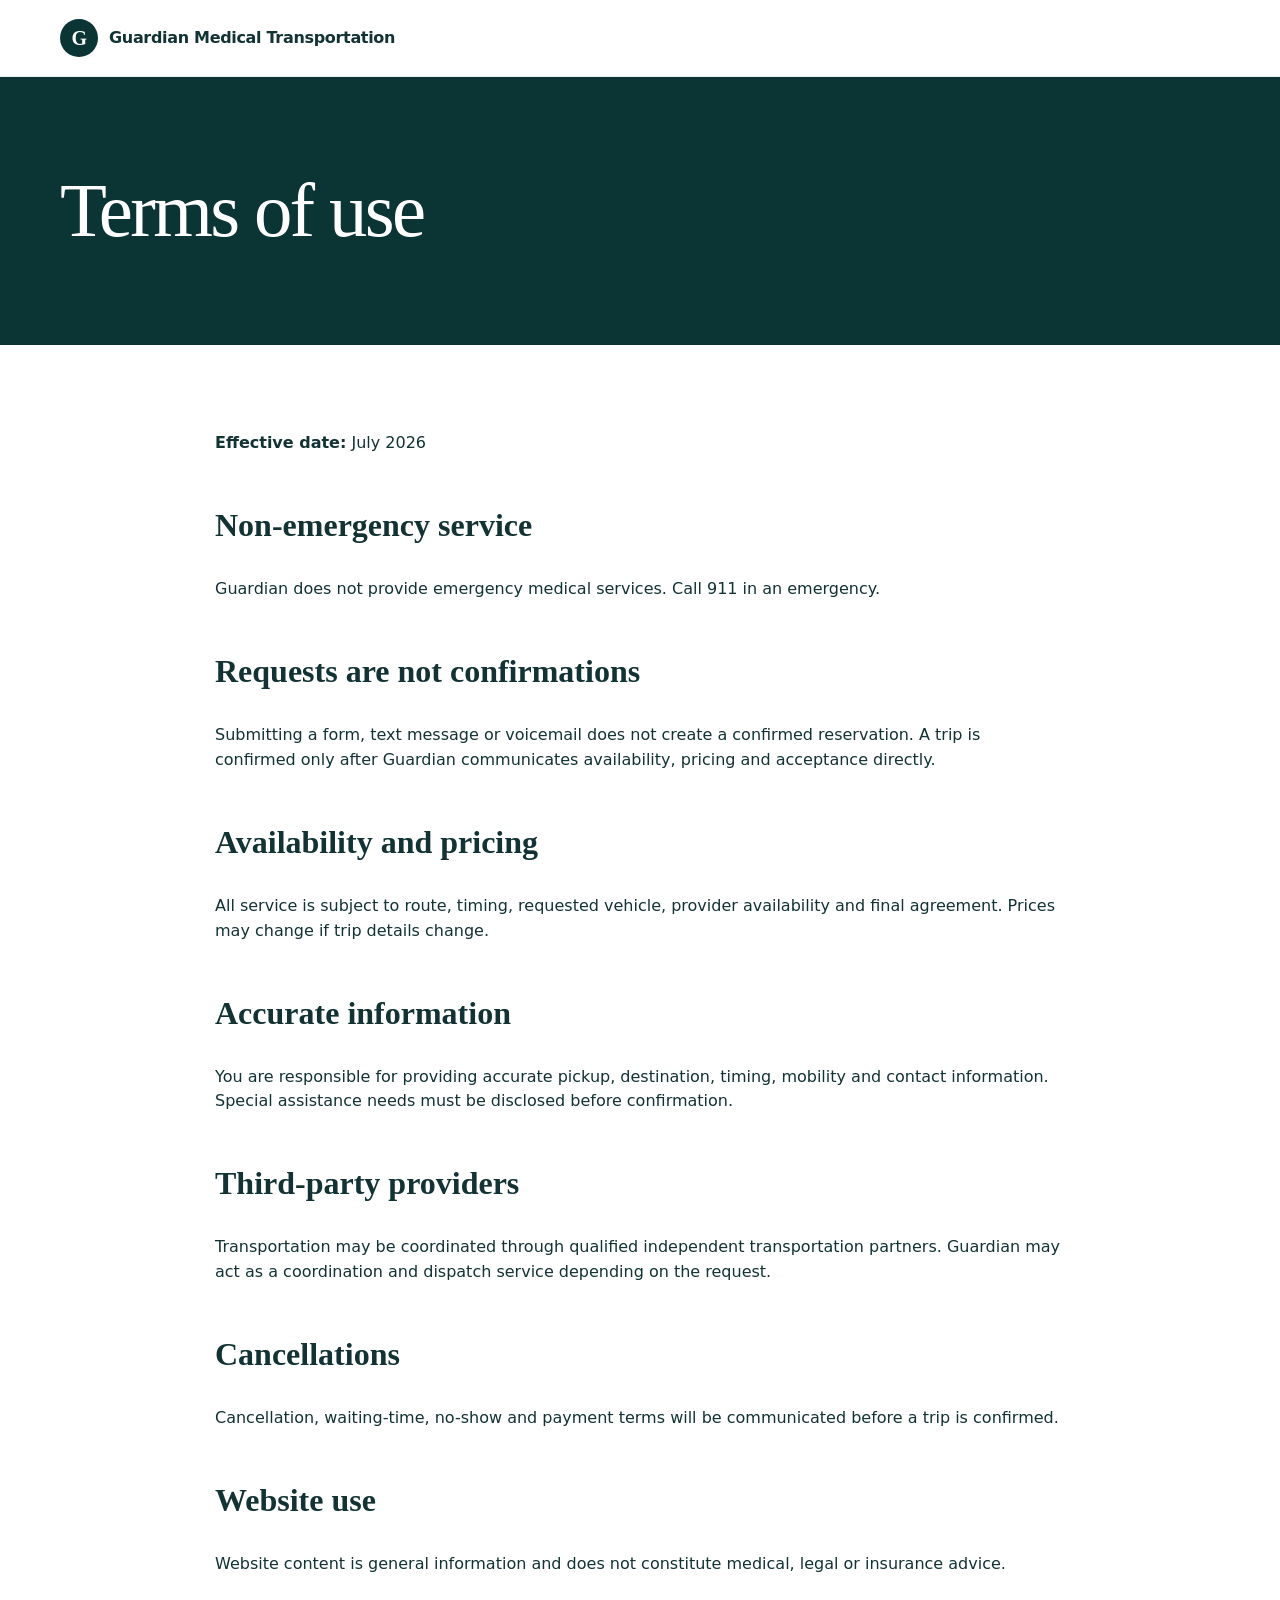
<file: terms.html>
<!doctype html><html lang="en"><head><meta charset="utf-8"><meta name="viewport" content="width=device-width,initial-scale=1"><title>Terms of Use | Guardian Services Group LLC</title><link rel="stylesheet" href="assets/site.css"></head><body><header class="site-header"><div class="container nav"><a class="brand" href="index.html"><span class="brand-mark">G</span><span>Guardian Medical Transportation</span></a></div></header><main><section class="page-hero"><div class="container"><h1>Terms of use</h1></div></section><section class="content"><div class="container prose"><p><strong>Effective date:</strong> July 2026</p><h2>Non-emergency service</h2><p>Guardian does not provide emergency medical services. Call 911 in an emergency.</p><h2>Requests are not confirmations</h2><p>Submitting a form, text message or voicemail does not create a confirmed reservation. A trip is confirmed only after Guardian communicates availability, pricing and acceptance directly.</p><h2>Availability and pricing</h2><p>All service is subject to route, timing, requested vehicle, provider availability and final agreement. Prices may change if trip details change.</p><h2>Accurate information</h2><p>You are responsible for providing accurate pickup, destination, timing, mobility and contact information. Special assistance needs must be disclosed before confirmation.</p><h2>Third-party providers</h2><p>Transportation may be coordinated through qualified independent transportation partners. Guardian may act as a coordination and dispatch service depending on the request.</p><h2>Cancellations</h2><p>Cancellation, waiting-time, no-show and payment terms will be communicated before a trip is confirmed.</p><h2>Website use</h2><p>Website content is general information and does not constitute medical, legal or insurance advice.</p></div></section></main></body></html>
</file>
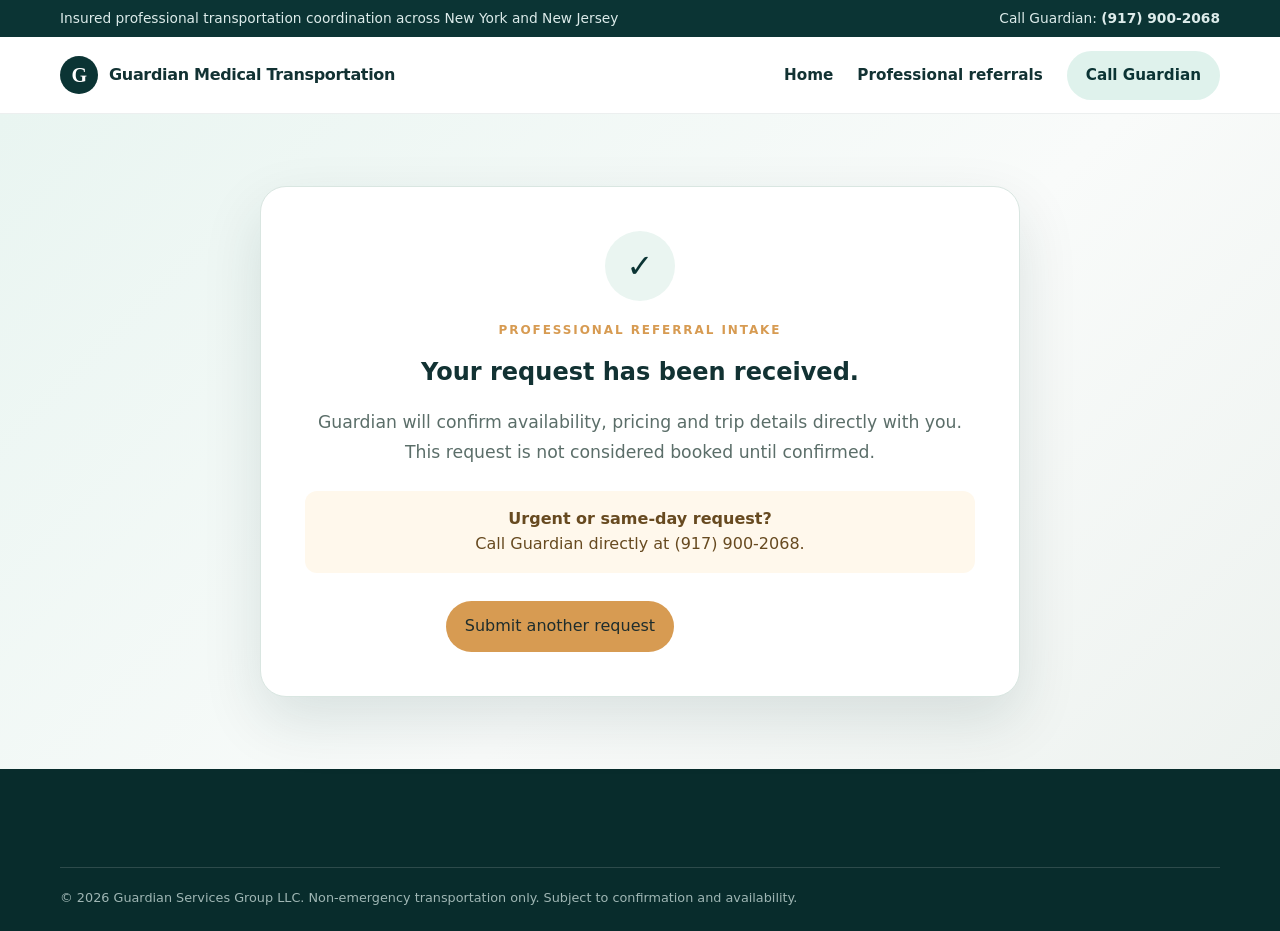
<file: thank-you-professional.html>
<!doctype html>
<html lang="en">
<head>
<meta charset="utf-8">
<meta name="viewport" content="width=device-width,initial-scale=1">
<title>Professional Referral Received | Guardian</title>
<meta name="description" content="Guardian professional referral confirmation.">
<meta name="theme-color" content="#0b3434">
<link rel="stylesheet" href="assets/site.css">
<style>
.confirmation-page{min-height:72vh;display:grid;place-items:center;padding:72px 20px;background:linear-gradient(135deg,#e9f5f1 0%,#f9fbfa 58%,#edf2ef 100%)}
.confirmation-card{max-width:760px;background:#fff;border:1px solid #d9e6e1;border-radius:26px;padding:44px;text-align:center;box-shadow:0 24px 60px rgba(11,52,52,.12)}
.confirmation-icon{width:70px;height:70px;border-radius:50%;display:grid;place-items:center;margin:0 auto 20px;background:#eaf5f1;color:#0b3434;font-size:2rem;font-weight:800}.confirmation-card h1{margin:0 0 16px}.confirmation-card p{color:#5b6e69;font-size:1.08rem;line-height:1.7}.confirmation-actions{display:flex;justify-content:center;gap:14px;flex-wrap:wrap;margin-top:28px}.confirmation-note{margin-top:24px;padding:16px;border-radius:12px;background:#fff8ec;color:#674a20}
@media(max-width:600px){.confirmation-card{padding:30px 22px}.confirmation-actions .button{width:100%}}
</style>
</head>
<body>
<a class="skip" href="#main">Skip to content</a>
<div class="topbar"><div class="container"><span>Insured professional transportation coordination across New York and New Jersey</span><span>Call Guardian: <strong>(917) 900-2068</strong></span></div></div>
<header class="site-header"><div class="container nav"><a class="brand" href="index.html"><span class="brand-mark">G</span><span>Guardian Medical Transportation</span></a><button class="menu-button" aria-label="Open navigation" aria-expanded="false">☰</button><nav class="nav-links"><a href="index.html">Home</a><a href="professionals.html">Professional referrals</a><a class="button button-light" href="tel:9179002068">Call Guardian</a></nav></div></header>
<main id="main" class="confirmation-page"><section class="confirmation-card"><div class="confirmation-icon">✓</div><div class="eyebrow">Professional Referral Intake</div><h1>Your request has been received.</h1><p>Guardian will confirm availability, pricing and trip details directly with you. This request is not considered booked until confirmed.</p><div class="confirmation-note"><strong>Urgent or same-day request?</strong><br>Call Guardian directly at (917) 900-2068.</div><div class="confirmation-actions"><a class="button button-primary" href="professionals.html#referral">Submit another request</a><a class="button button-ghost" href="tel:9179002068">Call Guardian</a></div></section></main>
<footer class="site-footer"><div class="container"><div class="legal">© 2026 Guardian Services Group LLC. Non-emergency transportation only. Subject to confirmation and availability.</div></div></footer>
<script src="assets/site.js" defer></script>
</body>
</html>
</file>
<file: assets/site.css>
:root{--ink:#123233;--deep:#0b3434;--green:#1f6b66;--mint:#dff2ec;--cream:#f7f3ea;--white:#fff;--line:#d8e3df;--muted:#627675;--accent:#d79b52;--shadow:0 18px 50px rgba(12,52,52,.12)}
*{box-sizing:border-box}html{scroll-behavior:smooth}body{margin:0;font-family:Inter,ui-sans-serif,system-ui,-apple-system,BlinkMacSystemFont,"Segoe UI",sans-serif;color:var(--ink);background:#fff;line-height:1.55}a{color:inherit}img{display:block;width:100%;height:100%;object-fit:cover}.container{width:min(1160px,calc(100% - 40px));margin:auto}.skip{position:absolute;left:-999px;top:0}.skip:focus{left:12px;top:12px;background:#fff;padding:10px;z-index:1000}.topbar{background:var(--deep);color:#dcebea;font-size:.86rem}.topbar .container{display:flex;justify-content:space-between;gap:20px;padding:8px 0}.site-header{position:sticky;top:0;background:rgba(255,255,255,.96);backdrop-filter:blur(12px);z-index:50;border-bottom:1px solid rgba(18,50,51,.08)}.nav{min-height:76px;display:flex;align-items:center;justify-content:space-between;gap:24px}.brand{display:flex;align-items:center;gap:11px;text-decoration:none;font-weight:800;letter-spacing:-.02em}.brand-mark{width:38px;height:38px;border-radius:50%;display:grid;place-items:center;background:var(--deep);color:#fff;font-family:Georgia,serif;font-size:1.25rem}.nav-links{display:flex;align-items:center;gap:24px}.nav-links a{text-decoration:none;font-weight:650;font-size:.95rem}.menu-button{display:none;border:0;background:transparent;font-size:1.6rem}.button{display:inline-flex;align-items:center;justify-content:center;gap:8px;padding:12px 18px;border-radius:999px;text-decoration:none;border:1px solid transparent;font-weight:750;cursor:pointer;font:inherit}.button-primary{background:var(--accent);color:#1e2d2d}.button-dark{background:var(--deep);color:#fff}.button-light{background:var(--mint);color:var(--deep)}.button-soft{background:#f3f7f5;color:var(--deep);border-color:var(--line)}.button-ghost{border-color:rgba(255,255,255,.6);color:#fff}.hero{position:relative;min-height:700px;color:#fff;overflow:hidden;background:linear-gradient(110deg,rgba(7,43,43,.97),rgba(7,43,43,.77)),radial-gradient(circle at 80% 30%,#5d8c84,#163f3e 65%)}.hero>picture{position:absolute;inset:0;opacity:.16}.hero-inner{position:relative;display:grid;grid-template-columns:1.35fr .65fr;gap:70px;align-items:center;min-height:700px;padding:76px 0}.eyebrow{text-transform:uppercase;letter-spacing:.16em;font-weight:800;font-size:.75rem;color:var(--accent);margin-bottom:14px}.hero h1,.section h2,.page-hero h1{font-family:Georgia,"Times New Roman",serif;font-weight:500;line-height:1.02;letter-spacing:-.035em}.hero h1{font-size:clamp(3.5rem,7vw,6.7rem);margin:0 0 22px;max-width:750px}.hero-lead{font-size:1.2rem;max-width:690px;color:#e3efec}.hero-actions{display:flex;flex-wrap:wrap;gap:12px;margin:30px 0}.hero-proof{display:flex;gap:30px;flex-wrap:wrap;margin-top:36px}.hero-proof span{display:grid;color:#c9ddda;font-size:.82rem}.hero-proof strong{color:#fff;font-size:.95rem}.trip-card{background:rgba(255,255,255,.95);color:var(--ink);padding:28px;border-radius:26px;box-shadow:var(--shadow)}.card-heading{display:flex;align-items:center;justify-content:space-between}.card-heading h2{font-family:Georgia,serif;margin:0;font-size:1.7rem}.live-dot{width:10px;height:10px;border-radius:50%;background:#36a66b;box-shadow:0 0 0 6px rgba(54,166,107,.13)}.route{display:flex;gap:18px;margin:30px 0}.route-rail{display:flex;flex-direction:column;align-items:center}.route-rail:after{content:"";width:1px;background:#9eb5b1;height:54px;order:1}.route-dot{width:12px;height:12px;border-radius:50%;border:3px solid var(--green);background:#fff;z-index:1}.route-dot:last-child{order:2}.route-copy{display:grid;gap:26px}.route-copy small{display:block;color:var(--muted)}.section{padding:90px 0}.section-head{display:flex;justify-content:space-between;gap:50px;align-items:end;margin-bottom:38px}.section-head h2,.split-copy h2,.process-intro h2,.booking-copy h2,.faq-title h2{font-size:clamp(2.3rem,4vw,4rem);margin:0;max-width:760px}.section-head>p{max-width:430px;color:var(--muted)}.service-grid{display:grid;grid-template-columns:repeat(12,1fr);gap:18px}.service-card{grid-column:span 4;border:1px solid var(--line);padding:26px;border-radius:22px;min-height:250px;background:#fff}.service-card.featured{grid-column:span 8;background:var(--cream)}.service-card h3{font-family:Georgia,serif;font-size:1.55rem;margin:28px 0 10px}.service-card p{color:var(--muted)}.service-label{font-size:.75rem;font-weight:800;text-transform:uppercase;letter-spacing:.11em}.service-icon{float:right;font-size:1.4rem}.standard{background:var(--cream)}.standard-grid{display:grid;grid-template-columns:1fr 1fr;gap:70px;align-items:center}.editorial-photo{min-height:560px;border-radius:28px;overflow:hidden;position:relative;background:linear-gradient(135deg,#b6d1c8,#4c746e)}.editorial-photo img{opacity:.3}.photo-caption{position:absolute;left:22px;right:22px;bottom:22px;background:rgba(255,255,255,.92);padding:18px;border-radius:16px}.photo-caption strong{display:block}.split-copy>p,.process-intro>p,.booking-copy>p{font-size:1.05rem;color:var(--muted)}.promise{display:flex;gap:18px;padding:20px 0;border-top:1px solid #d9d4c8}.promise-number{font-weight:800;color:var(--green)}.promise h3{margin:0 0 4px}.promise p{margin:0;color:var(--muted)}.process-grid{display:grid;grid-template-columns:.8fr 1.2fr;gap:90px}.steps{display:grid;gap:14px}.step-card{display:flex;gap:20px;border:1px solid var(--line);border-radius:18px;padding:20px}.step-number{font-weight:900;color:var(--green)}.step-card h3{margin:0}.step-card p{margin:5px 0 0;color:var(--muted)}.audiences{background:var(--deep);color:#fff}.audience-grid{display:grid;grid-template-columns:repeat(4,1fr);gap:16px}.audience-card{border:1px solid rgba(255,255,255,.18);padding:24px;border-radius:18px}.audience-card p{color:#c6d8d6}.audience-icon{font-size:1.6rem}.booking{background:#edf6f2}.booking-grid{display:grid;grid-template-columns:.75fr 1.25fr;gap:60px;align-items:start}.phone-block{margin-top:30px;padding:22px;border-left:4px solid var(--accent);background:#fff}.phone-block>*{display:block}.phone-block strong{font-size:1.6rem}.wizard{background:#fff;border-radius:24px;padding:28px;box-shadow:var(--shadow)}.progress{display:grid;grid-template-columns:repeat(4,1fr);gap:8px;margin-bottom:28px}.progress span{height:5px;background:#e2e9e6;border-radius:999px}.progress span.active{background:var(--green)}.panel{display:none}.panel.active{display:block}.panel h3{font-family:Georgia,serif;font-size:2rem;margin:0}.choices{display:grid;grid-template-columns:1fr 1fr;gap:10px;margin:20px 0}.choice{padding:16px;border:1px solid var(--line);background:#fff;border-radius:14px;text-align:left;font-weight:700;cursor:pointer}.choice.selected{background:var(--mint);border-color:var(--green)}.field-grid{display:grid;grid-template-columns:1fr 1fr;gap:14px;margin:20px 0}.field.full{grid-column:1/-1}label{display:block;font-size:.85rem;font-weight:800;margin-bottom:6px}input,select,textarea{width:100%;padding:13px;border:1px solid #cbd8d4;border-radius:11px;font:inherit;background:#fff}textarea{min-height:110px;resize:vertical}.form-actions{display:flex;justify-content:space-between;gap:12px;margin-top:20px}.form-note{font-size:.8rem;color:var(--muted)}.confirmation{display:none;margin-top:20px;border-top:1px solid var(--line);padding-top:20px}.confirmation.visible{display:block}.request-summary{white-space:pre-wrap;background:#f5f8f7;padding:14px;border-radius:12px;margin:12px 0;font-size:.88rem}.confirmation-actions{display:flex;flex-wrap:wrap;gap:8px}.faq-grid{display:grid;grid-template-columns:.7fr 1.3fr;gap:70px}.faq-grid details{border-bottom:1px solid var(--line);padding:18px 0}.faq-grid summary{font-weight:800;cursor:pointer}.faq-grid p{color:var(--muted)}.site-footer{background:#082c2c;color:#fff;padding:60px 0 24px}.footer-grid{display:grid;grid-template-columns:2fr 1fr 1fr;gap:40px}.footer-grid a,.footer-grid span{display:block;text-decoration:none;color:#c7d8d6;margin:8px 0}.legal{border-top:1px solid rgba(255,255,255,.15);margin-top:38px;padding-top:20px;color:#9fb6b4;font-size:.8rem}.mobile-bar{display:none}.page-hero{padding:95px 0;background:var(--deep);color:#fff}.page-hero h1{font-size:clamp(3rem,6vw,5.5rem);margin:0}.content{padding:70px 0}.content-grid{display:grid;grid-template-columns:1fr 1fr;gap:30px}.info-card{padding:26px;border:1px solid var(--line);border-radius:20px}.prose{max-width:850px}.prose h2{font-family:Georgia,serif;font-size:2rem;margin-top:45px}.notice{padding:16px;border-radius:14px;background:var(--cream)}
@media(max-width:900px){.nav-links{display:none;position:absolute;top:76px;left:0;right:0;background:#fff;padding:20px;flex-direction:column;align-items:flex-start;border-bottom:1px solid var(--line)}.nav-links.open{display:flex}.menu-button{display:block}.hero-inner,.standard-grid,.process-grid,.booking-grid,.faq-grid{grid-template-columns:1fr}.hero-inner{gap:20px}.trip-card{max-width:520px}.service-card,.service-card.featured{grid-column:span 6}.audience-grid{grid-template-columns:1fr 1fr}.section-head{display:block}.footer-grid{grid-template-columns:1fr 1fr}.footer-grid>div:first-child{grid-column:1/-1}}
@media(max-width:650px){.topbar .container{display:block;text-align:center}.topbar span:last-child{display:none}.container{width:min(100% - 28px,1160px)}.hero,.hero-inner{min-height:auto}.hero-inner{padding:64px 0}.hero h1{font-size:3.35rem}.hero-proof{display:grid;gap:14px}.section{padding:65px 0}.service-card,.service-card.featured{grid-column:1/-1}.audience-grid,.choices,.field-grid,.content-grid{grid-template-columns:1fr}.field.full{grid-column:auto}.footer-grid{grid-template-columns:1fr}.footer-grid>div:first-child{grid-column:auto}.mobile-bar{position:fixed;display:grid;grid-template-columns:1fr 1fr;gap:8px;bottom:0;left:0;right:0;background:#fff;padding:10px;z-index:70;box-shadow:0 -8px 30px rgba(0,0,0,.13)}body{padding-bottom:72px}.button{padding:11px 14px}.editorial-photo{min-height:380px}}
</file>
